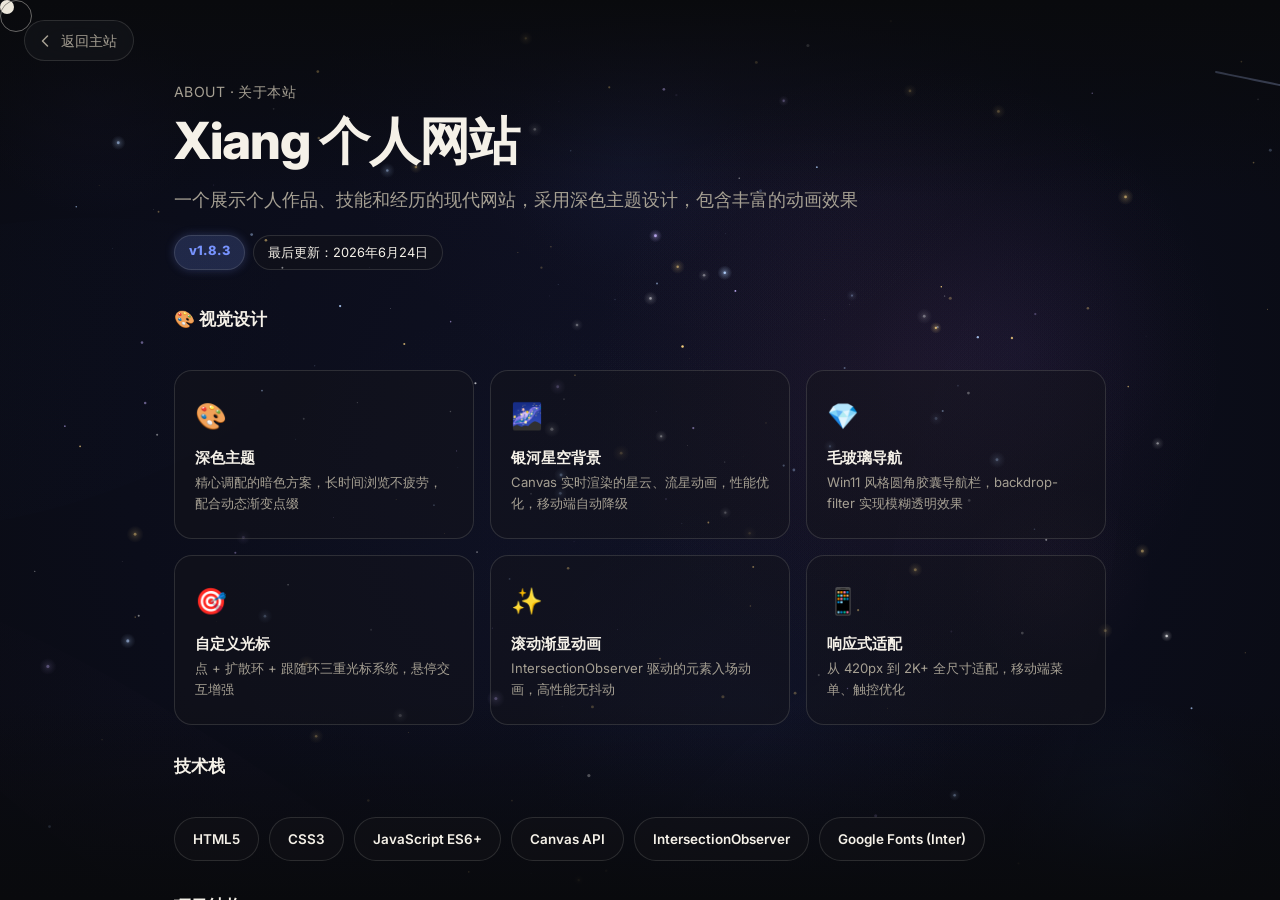
<file: page2/about.html>
<!DOCTYPE html>
<html lang="zh-CN">
<head>
  <meta charset="UTF-8">
  <meta name="viewport" content="width=device-width, initial-scale=1.0">
  <title>关于 | Xiang</title>
  <meta name="description" content="Xiang 个人网站项目介绍、技术栈、文件结构与更新日志。">
  <link rel="icon" type="image/webp" href="../images/head-icon.webp">
  <link rel="preconnect" href="https://fonts.googleapis.com">
  <link rel="preconnect" href="https://fonts.gstatic.com" crossorigin>
  <!-- Google Fonts 非阻塞加载：preload 预载，加载完成后切换为 stylesheet，并提供 noscript 回退 -->
  <link rel="preload" as="style" href="https://fonts.googleapis.com/css2?family=Inter:wght@400;700;800&display=swap" onload="this.rel='stylesheet'">
  <noscript><link rel="stylesheet" href="https://fonts.googleapis.com/css2?family=Inter:wght@400;700;800&display=swap"></noscript>
  <link rel="stylesheet" href="../css/styles.css">
  <link rel="stylesheet" href="../css/project-page.css">
  <!-- 子页面通用样式外链（银河画布定位与内容层级），替代原内联样式块中的对应规则 -->
  <link rel="stylesheet" href="../css/sub-page.css">
  <!-- PWA 清单引用 -->
  <link rel="manifest" href="../manifest.webmanifest">
  <!-- about 页面专属样式（特性卡片、技术标签、文件树、更新日志时间线） -->
  <link rel="stylesheet" href="../css/about-page.css">
</head>
<body>
  <!-- 固定返回主站按钮 — 左上角毛玻璃胶囊 -->
  <a class="pj-back-fixed" href="../index.html" aria-label="返回主站">
    <svg viewBox="0 0 24 24" fill="none" stroke="currentColor" stroke-width="1.8" stroke-linecap="round" stroke-linejoin="round" width="20" height="20"><path d="M15 18l-6-6 6-6"/></svg>
    返回主站
  </a>
  <!-- 滚动进度条 & 自定义光标系统 -->
  <div class="scroll-progress" aria-hidden="true"></div>
  <div class="cursor-dot" aria-hidden="true"></div>
  <div class="cursor-expand" aria-hidden="true"></div>
  <div class="cursor-ring" aria-hidden="true"></div>

  <main>
    <!-- 银河系星空背景画布 -->
    <canvas id="project-galaxy-canvas" aria-hidden="true"></canvas>

    <!-- ==================== 关于页面主体 ==================== -->
    <section class="pj-section">
      <div class="pj-wrap">
        <!-- 面包屑导航 — 返回主站 -->
        <a class="pj-breadcrumb" href="../index.html">
          <svg viewBox="0 0 24 24" fill="none" stroke="currentColor" stroke-width="1.8" stroke-linecap="round" stroke-linejoin="round" width="16" height="16"><path d="M15 18l-6-6 6-6"/></svg>
          返回主站
        </a>

        <!-- 页面标题区域 -->
        <p class="pj-kicker">About · 关于本站</p>
        <h1 class="pj-title">Xiang 个人网站</h1>
        <p class="pj-lead">一个展示个人作品、技能和经历的现代网站，采用深色主题设计，包含丰富的动画效果</p>
        <!-- 版本号、更新日期、作者标签 -->
        <div class="pj-chips">
          <span style="background:rgba(120,148,255,0.2);color:var(--blue);font-weight:800;padding:4px 14px;border-radius:999px;box-shadow:0 0 10px rgba(120,148,255,0.25)">v1.8.3</span>
          <span>最后更新：2026年6月24日</span>
        </div>

        <!-- ==================== 项目特点 ==================== -->
        <div class="pj-body">
          <h3 class="pj-h3">🎨 视觉设计</h3>
        </div>

        <div class="ab-feature-grid">
          <!-- 特性卡片：深色主题 -->
          <div class="ab-feature reveal">
            <span class="ab-feature-icon">🎨</span>
                    <h3>深色主题</h3>
            <p>精心调配的暗色方案，长时间浏览不疲劳，配合动态渐变点缀</p>
          </div>
          <!-- 特性卡片：银河星空背景 -->
          <div class="ab-feature reveal">
            <span class="ab-feature-icon">🌌</span>
                    <h3>银河星空背景</h3>
            <p>Canvas 实时渲染的星云、流星动画，性能优化，移动端自动降级</p>
          </div>
          <!-- 特性卡片：毛玻璃导航 -->
          <div class="ab-feature reveal">
            <span class="ab-feature-icon">💎</span>
                    <h3>毛玻璃导航</h3>
            <p>Win11 风格圆角胶囊导航栏，backdrop-filter 实现模糊透明效果</p>
          </div>
          <!-- 特性卡片：自定义光标 -->
          <div class="ab-feature reveal">
            <span class="ab-feature-icon">🎯</span>
                    <h3>自定义光标</h3>
            <p>点 + 扩散环 + 跟随环三重光标系统，悬停交互增强</p>
          </div>
          <!-- 特性卡片：滚动渐显动画 -->
          <div class="ab-feature reveal">
            <span class="ab-feature-icon">✨</span>
                    <h3>滚动渐显动画</h3>
            <p>IntersectionObserver 驱动的元素入场动画，高性能无抖动</p>
          </div>
          <!-- 特性卡片：响应式适配 -->
          <div class="ab-feature reveal">
            <span class="ab-feature-icon">📱</span>
                    <h3>响应式适配</h3>
            <p>从 420px 到 2K+ 全尺寸适配，移动端菜单、触控优化</p>
          </div>
        </div>

        <!-- ==================== 技术栈 ==================== -->
        <div class="pj-body">
          <h3 class="pj-h3">技术栈</h3>
        </div>

        <!-- 技术标签胶囊列表 -->
        <div class="ab-tech-list">
          <span class="ab-tech">HTML5</span>
          <span class="ab-tech">CSS3</span>
          <span class="ab-tech">JavaScript ES6+</span>
          <span class="ab-tech">Canvas API</span>
          <span class="ab-tech">IntersectionObserver</span>
          <span class="ab-tech">Google Fonts (Inter)</span>
        </div>

        <!-- ==================== 项目结构 ==================== -->
        <div class="pj-body">
          <h3 class="pj-h3">项目结构</h3>
        </div>

        <!-- 文件树展示 -->
        <div class="ab-tree"><span class="dir">xiang/</span>
├── <span class="file">index.html</span>                <span class="comment"># 主页</span>
├── <span class="dir">css/</span>
│   ├── <span class="file">styles.css</span>            <span class="comment"># 主样式表（含所有组件样式）</span>
│   └── <span class="file">project-page.css</span>      <span class="comment"># 项目详情页专用样式</span>
├── <span class="dir">js/</span>
│   ├── <span class="file">main.js</span>                <span class="comment"># 主交互逻辑（加载动画、导航、滚动渐显、光标、评价轮播、技能弹窗）</span>
│   ├── <span class="file">galaxy.js</span>              <span class="comment"># 首页银河系星云背景动画</span>
│   ├── <span class="file">now-stars.js</span>           <span class="comment"># 当前状态区域星空背景</span>
│   ├── <span class="file">skills-smoke.js</span>        <span class="comment"># 技能区域黑金粒子光标效果</span>
│   ├── <span class="file">cam-info.js</span>            <span class="comment"># 摄影作品悬停显示设备信息</span>
│   ├── <span class="file">sub-page.js</span>            <span class="comment"># 二级页面通用逻辑（滚动渐显、光标、进度条）</span>
│   └── <span class="file">project-galaxy.js</span>      <span class="comment"># 二级页面银河系星空背景</span>
├── <span class="dir">page2/</span>
│   ├── <span class="file">about.html</span>             <span class="comment"># 关于页面</span>
│   ├── <span class="file">ai.html</span>                <span class="comment"># AI 前沿科技探索项目页</span>
│   └── <span class="file">project-details.html</span>   <span class="comment"># 项目详情汇总页</span>
└── <span class="dir">images/</span>
    ├── <span class="file">head-icon.webp</span>         <span class="comment"># 网站图标</span>
    ├── <span class="dir">icon/</span>                  <span class="comment"># 技能图标</span>
    ├── <span class="dir">photo/</span>                 <span class="comment"># 摄影作品图片</span>
    └── <span class="dir">project/</span>               <span class="comment"># 项目展示图片</span>
        └── <span class="dir">detail/</span>            <span class="comment"># 项目详情图片</span></div>

        <!-- ==================== 更新日志 ==================== -->
        <div class="pj-body">
          <h3 class="pj-h3">更新日志</h3>
        </div>

        <!-- 更新日志时间线 -->
        <div class="ab-changelog">
          <!-- v1.8.3 — 当前版本 -->
          <div class="ab-version is-current reveal">
            <div class="ab-version-header">
              <h3>v1.8.3</h3>
              <span class="ab-version-tag ab-tag-current">当前版本</span>
            </div>
            <ul>
              <li>修复二级界面段落滚动位置问题（切换段落默认从顶部开始）</li>
              <li>删除无关文件，清理失效引用</li>
              <li>项目二级界面图片增加卡片悬停放大效果</li>
              <li>增加很多多多多的动画效果</li>
            </ul>
          </div>

          <!-- v1.8.2 -->
          <div class="ab-version reveal">
            <div class="ab-version-header">
              <h3>v1.8.2</h3>
            </div>
            <ul>
              <li>优化内容排版</li>
              <li>代码优化</li>
              <li>网站信息页面备案信息移至页面底部</li>
              <li>为全部代码文件添加/优化中文注释</li>
            </ul>
          </div>

          <!-- v1.8.0 -->
          <div class="ab-version reveal">
            <div class="ab-version-header">
              <h3>v1.8.0</h3>
            </div>
            <ul>
              <li>新增网站信息页面：展示项目信息与更新日志</li>
              <li>导航栏新增网站信息入口：一键访问项目详情</li>
              <li>优化项目二级界面信息</li>
            </ul>
          </div>

          <!-- v1.7.5 -->
          <div class="ab-version reveal">
            <div class="ab-version-header">
              <h3>v1.7.5</h3>
            </div>
            <ul>
              <li>图片文件夹分类：重新组织图片文件结构</li>
              <li>images/photo/ 存放摄影作品，images/project/ 存放项目图片</li>
              <li>智能设备识别：摄影作品悬停显示不同 emoji（📱 手机 / 📷 相机 / 🎞️ 胶片）</li>
              <li>路径优化：更新所有图片引用路径</li>
              <li>代码清理：优化文件结构和命名</li>
            </ul>
          </div>

          <!-- v1.7.4 -->
          <div class="ab-version reveal">
            <div class="ab-version-header">
              <h3>v1.7.4</h3>
            </div>
            <ul>
              <li>修复星空背景显示问题</li>
              <li>优化光标效果性能</li>
              <li>更新项目数据文件</li>
              <li>清理项目文件结构</li>
            </ul>
          </div>

          <!-- v1.7.3 -->
          <div class="ab-version reveal">
            <div class="ab-version-header">
              <h3>v1.7.3</h3>
            </div>
            <ul>
              <li>修复二级界面黑屏问题</li>
              <li>评价卡片间隙优化</li>
              <li>评价卡片切换动画加速</li>
            </ul>
          </div>

          <!-- v1.7.2 -->
          <div class="ab-version reveal">
            <div class="ab-version-header">
              <h3>v1.7.2</h3>
            </div>
            <ul>
              <li>新增 AI 评价轮播效果</li>
              <li>优化项目卡片交互</li>
              <li>修复响应式布局问题</li>
            </ul>
          </div>

          <!-- v1.7.1 -->
          <div class="ab-version reveal">
            <div class="ab-version-header">
              <h3>v1.7.1</h3>
            </div>
            <ul>
              <li>新增银河系星空背景</li>
              <li>优化自定义光标效果</li>
              <li>新增技能烟雾效果</li>
            </ul>
          </div>

          <!-- v1.7.0 -->
          <div class="ab-version reveal">
            <div class="ab-version-header">
              <h3>v1.7.0</h3>
            </div>
            <ul>
              <li>Hero 区域替换为 Canvas 星空背景</li>
              <li>导航栏升级为 Win11 风格毛玻璃效果</li>
              <li>项目卡片新增兄弟卡片阴影联动</li>
              <li>评价卡片改为轮播模式</li>
            </ul>
          </div>
        </div>

        <!-- ==================== 许可说明 ==================== -->
        <div class="pj-body">
          <h3 class="pj-h3">许可说明</h3>
          <p>本项目为个人作品展示网站，所有内容和设计均为原创。</p>
        </div>

        <!-- ==================== 备案信息（移至页面底部） ==================== -->
        <div class="pj-body" style="margin-top:40px;">
          <div style="display:flex;flex-wrap:wrap;gap:16px;align-items:center;font-size:0.82rem;color:var(--muted);">
            <a href="https://beian.miit.gov.cn/" target="_blank" rel="noreferrer" style="color:var(--muted);">京ICP备2025125899号-3</a>
            <a href="https://beian.mps.gov.cn/#/query/webSearch" target="_blank" rel="noreferrer" style="color:var(--muted);">京公网安备11010802047684号</a>
          </div>
        </div>
      </div>
    </section>
  </main>
  

  <!-- ===== JavaScript 脚本加载 ===== -->
  <!-- sub-page.js: 二级页面通用逻辑（段落切换、自定义光标、进度条） -->
  <!-- project-galaxy.js: 银河系星空背景动画 -->
  <script src="../js/sub-page.js" defer></script>
  <script src="../js/project-galaxy.js" defer></script>
  <script src="../js/click-spark.js" defer></script>
  <!-- PWA：注册 Service Worker 实现离线缓存与资源预载 -->
  <script>
    if ('serviceWorker' in navigator) {
      window.addEventListener('load', function() {
        navigator.serviceWorker.register('../sw.js').catch(function(e) {
          console.warn('SW 注册失败：', e);
        });
      });
    }
  </script>
</body>
</html>
</file>
<file: css/styles.css>
/* Xiang 个人网站样式表 v1.8.3
         * 深色主题：暗色背景 + 浅色文字 + 毛玻璃效果 + 动态渐变点缀
         *       Canvas 星空背景、自定义光标、滚动渐显、卡片 3D 倾斜、响应式布局 */
        /* ---- CSS 变量定义 ---- */
        /* 这些变量定义了全站使用的颜色和间距，确保样式一致性 */
        :root {
            --bg: #090a0d;
            --paper: #14161b;
            --paper-strong: #1b1e25;
            --ink: #f5f1e8;
            --muted: #a6a093;
            --line: rgba(245, 241, 232, 0.13);
            --blue: #7894ff;
            --red: #ff735d;
            --green: #62c89d;
            --gold: #d7a84f;
            --shadow: 0 28px 86px rgba(0, 0, 0, 0.46);
            --radius: 8px;
            --card-bg: rgba(20, 22, 27, 0.76);
            --hover-bg: rgba(245, 241, 232, 0.1);
            --glass-bg: rgba(20, 22, 27, 0.2);
            --glass-nav: rgba(18, 18, 24, 0.45);
            --glass-blur-nav: blur(48px) saturate(2) brightness(1.08);
            --glass-blur-card: blur(64px) saturate(2) brightness(1.08);
            --glass-blur: blur(20px);
        }

        /* ---- 全局盒模型和基础样式重置 ---- */
        * {
            box-sizing: border-box;
        }

        /* 为所有元素启用 border-box，简化宽高计算 */
        html {
            scroll-behavior: smooth;
        }

        /* ---- 页面根元素基础 ---- */
        /* 深色背景 + 微软雅黑优先 + 平滑滚动过渡 */
        /* 跨浏览器字体栈确保各平台显示一致 */
        body {
            margin: 0;
            color: var(--ink);
            animation: pageIn 0.8s ease;
            cursor: none;
            background: var(--bg);
            font-family: Inter, ui-sans-serif, system-ui, -apple-system, BlinkMacSystemFont, "Segoe UI", "PingFang SC", "Microsoft YaHei", sans-serif;
            line-height: 1.65;
            letter-spacing: 0;
        }

        /* 强制所有可交互元素的光标为自定义样式 */
        a, button, input, textarea, select,
        .button, .nav-links a, .contact-list a,
        .menu-toggle, .work-link, .brand {
            cursor: none;
        }

        /* 手机端菜单打开时禁止页面滚动 */
        body.menu-open {
            overflow: hidden;
        }

        /* 重置链接样式颜色继承父元素 */
        a {
            color: inherit;
            text-decoration: none;
        }

        /* 图片和画布默认块级显示，防止底部间隙 */
        img,
        svg,
        canvas {
            display: block;
            max-width: 100%;
        }

        /* ---- 导航栏 ---- */
        /* 固定在页面顶部，初始状态透明 */
        /* pointer-events: none 使导航栏不阻挡下方内容，子元素单独启用 */
        .site-header {
            position: fixed;
            top: 18px;
            left: 0;
            right: 0;
            z-index: 20;
            pointer-events: none;
            transition: transform 400ms cubic-bezier(.4,0,.2,1);
        }
        .header-hidden {
            transform: translateY(-140%) !important;
        }

        /* 导航栏内部容器 — "胶囊"形状：半透明背景 + 圆角 + 毛玻璃效果 */
        .nav-shell {
            width: min(1120px, calc(100% - 32px));
            margin: 0 auto;
            padding: 9px;
            display: flex;
            align-items: center;
            justify-content: space-between;
            gap: 14px;
            background: rgba(20, 22, 27, 0.4);
            border: none;
            border-radius: 999px;
            box-shadow:
                0 8px 40px rgba(0, 0, 0, 0.25),
                0 1px 0 rgba(255, 255, 255, 0.04) inset;
            -webkit-backdrop-filter: var(--glass-blur-nav);
            backdrop-filter: var(--glass-blur-nav);
            pointer-events: auto;
        }

        /* 左侧品牌标识区域包含 logo + "主站"文字链接 */
        .brand {
            display: inline-flex;
            align-items: center;
            gap: 10px;
            padding: 7px 13px 7px 8px;
            font-weight: 750;
        }

        /* logo 圆形图标：深色底 + 浅色底中圆形里显示 "X" 字母 */
        .brand-mark {
            width: 30px;
            height: 30px;
            display: grid;
            place-items: center;
            color: var(--bg);
            background: var(--ink);
            border-radius: 50%;
            font-size: 0.78rem;
            letter-spacing: 0.02em;
        }

        /* 右侧导航链接水平排列，均匀分布在品牌标识右侧 */
        .nav-links {
            display: flex;
            align-items: center;
            gap: 4px;
        }

        /* 导航链接的基础颜色继承 + 圆角样式 */
        .nav-links a {
            padding: 8px 12px;
            color: var(--muted);
            border-radius: 999px;
            font-size: 0.92rem;
            transition: color 240ms ease, background 240ms ease, transform 240ms ease;
        }

        /* 鼠标悬停/当前活跃链接的高亮颜色 + 微微上移 */
        .nav-links a:hover,
        .nav-links a.is-active {
            color: var(--ink);
            background: var(--hover-bg);
            transform: translateY(-1px);
        }

        /* ---- 手机端汉堡菜单按钮 ---- */
        /* 默认隐藏，小屏时用网格布局居中显示一个圆角按钮 */
        .menu-toggle {
            display: none;
            width: 40px;
            height: 40px;
            place-items: center;
            border: 0;
            border-radius: 50%;
            color: var(--ink);
            background: var(--hover-bg);
            cursor: none;
        }

        /* 按钮图标由一条线段 + 两个伪元素（上下横线）组成 */
        .menu-toggle span,
        .menu-toggle span::before,
        .menu-toggle span::after {
            width: 17px;
            height: 2px;
            display: block;
            position: relative;
            background: currentColor;
            border-radius: 99px;
            transition: transform 240ms ease, opacity 240ms ease;
        }

        .menu-toggle span::before,
        .menu-toggle span::after {
            content: "";
            position: absolute;
            left: 0;
        }

        .menu-toggle span::before {
            top: -6px;
        }

        .menu-toggle span::after {
            top: 6px;
        }

        /* 菜单打开时顶部线段隐藏，两条伪元素旋转成 "X" 形状 */
        .menu-open .menu-toggle span {
            background: transparent;
        }

        .menu-open .menu-toggle span::before {
            transform: translateY(6px) rotate(45deg);
        }

        .menu-open .menu-toggle span::after {
            transform: translateY(-6px) rotate(-45deg);
        }

        /* ---- 主内容区域 ---- */
        /* overflow: hidden 防止子元素溢出产生横向滚动条 */
        /* 初始 opacity:0，加载完成后通过 .main-visible 类触发淡入 */
        main {
            overflow: hidden;
            opacity: 0;
            transition: opacity 0.8s cubic-bezier(0.22, 1, 0.36, 1);
        }
        main.main-visible {
            opacity: 1;
        }

        /* ---- 全局板块通用样式 ---- */
        .section {
            padding: 104px 0;
            position: relative;
            isolation: isolate;
            overflow: hidden;
        }

        /* 每个板块顶部和底部渐变边缘，避免硬切分界线 */
        .section::before {
            content: "";
            position: absolute;
            inset: 0;
            z-index: 0;
            pointer-events: none;
            mask-image: linear-gradient(to bottom, transparent 0%, #000 100px, #000 calc(100% - 100px), transparent 100%);
            -webkit-mask-image: linear-gradient(to bottom, transparent 0%, #000 100px, #000 calc(100% - 100px), transparent 100%);
        }

        .section > .wrap {
            position: relative;
            z-index: 1;
        }

        /* ---- #now 当前状态板块 ---- */
        /* #now 区域内嵌 Canvas 星空背景，由 galaxy.js 控制 */
        /* 图片采用小尺寸模型 + 毛玻璃背景 + 透明度过渡 */
        /* 移动端降级策略：减少粒子数约 35% 的性能损耗 */
        /* 3D 倾斜效果的幅度约为普通卡片的 35%，避免过度晃动 */
        #now {
            background: #090a0d;
            position: relative;
            min-height: 500px;
        }
        #now-canvas {
            position: absolute;
            top: 0;
            left: 0;
            width: 100%;
            height: 100%;
            z-index: 0;
            pointer-events: none;
        }
        #now .wrap {
            position: relative;
            z-index: 1;
        }

        /* ---- #now 板块卡片样式 ---- */
        /* 状态卡片和事实卡片共用毛玻璃背景 + 内阴影高光 */
        #now .status-card,
        #now .fact {
            background: rgba(20, 22, 27, 0.4);
            -webkit-backdrop-filter: blur(20px) saturate(1.5);
            backdrop-filter: blur(20px) saturate(1.5);
            border: none;
            box-shadow:
                inset 0 1px 0 rgba(255, 255, 255, 0.18),
                inset 0 -1px 0 rgba(255, 255, 255, 0.06),
                0 8px 32px rgba(0, 0, 0, 0.3);
        }
        #now .status-card::after,
        #now .fact::after {
            content: "";
            position: absolute;
            inset: 0;
            border-radius: inherit;
            pointer-events: none;
            z-index: 0;
            background:
                linear-gradient(135deg, rgba(255,255,255,0.14) 0%, transparent 50%),
                linear-gradient(315deg, rgba(255,255,255,0.06) 0%, transparent 40%);
        }
        #now .status-card.reveal.is-visible:hover,
        #now .fact.reveal.is-visible:hover {
              border: none;
            box-shadow:
                inset 0 1px 0 rgba(255, 255, 255, 0.22),
                inset 0 -1px 0 rgba(255, 255, 255, 0.08),
                0 12px 40px rgba(0, 0, 0, 0.35);
        }
        #now .status-card,
        #now .fact {
            transform-style: preserve-3d;
        }

        /* ---- #resume 经历时间线板块 ---- */
        #resume {
            background:
                linear-gradient(to bottom, #090a0d, transparent 100px),
                linear-gradient(to top, #090a0d, transparent 100px),
                linear-gradient(180deg, #0c0a08 0%, #0f0d0a 50%, #0c0a08 100%);
            background-position: top, bottom, 0 0;
            background-size: 100% 100px, 100% 100px, auto;
        }
        #resume::before {
            background:
                linear-gradient(90deg, rgba(245, 241, 232, 0.12) 0.5px, transparent 0.5px),
                linear-gradient(0deg, rgba(245, 241, 232, 0.10) 0.5px, transparent 0.5px),
                radial-gradient(circle at 1px 1px, rgba(245, 241, 232, 0.06) 1px, transparent 1px),
                radial-gradient(ellipse at 85% 75%, rgba(120, 148, 255, 0.18) 0%, transparent 60%);
            background-size: 40px 40px, 40px 40px, 40px 40px, auto;
        }
        #resume::after {
            content: "";
            position: absolute;
            inset: 0;
            z-index: 0;
            pointer-events: none;
            background:
                radial-gradient(2.5px 2.5px at 15% 25%, rgba(215, 168, 79, 0.3), transparent),
                radial-gradient(3px 3px at 75% 65%, rgba(215, 168, 79, 0.42), transparent),
                radial-gradient(2px 2px at 45% 80%, rgba(245, 241, 232, 0.32), transparent),
                radial-gradient(2.5px 2.5px at 90% 15%, rgba(215, 168, 79, 0.45), transparent);
            background-size: 300px 260px;
            animation: driftWarm 22s ease-in-out infinite alternate;
        }

        /* ---- #education 教育板块 ---- */
        #education {
            background:
                linear-gradient(to bottom, #090a0d, transparent 100px),
                linear-gradient(to top, #090a0d, transparent 100px),
                linear-gradient(180deg, #080a0e 0%, #0a0c11 50%, #080a0e 100%);
            background-position: top, bottom, 0 0;
            background-size: 100% 100px, 100% 100px, auto;
        }
        #education::before {
            background:
                linear-gradient(90deg, rgba(245, 241, 232, 0.07) 1px, transparent 1px),
                linear-gradient(0deg, rgba(245, 241, 232, 0.07) 1px, transparent 1px),
                radial-gradient(ellipse at 12% 14%, rgba(98, 200, 157, 0.28) 0%, transparent 68%);
            background-size: 48px 48px, 48px 48px, auto;
        }
        #education::after {
            content: "";
            position: absolute;
            inset: 0;
            z-index: 0;
            pointer-events: none;
            background:
                radial-gradient(2px 2px at 15% 40%, rgba(98, 200, 157, 0.28), transparent),
                radial-gradient(3px 3px at 40% 20%, rgba(98, 200, 157, 0.42), transparent),
                radial-gradient(2px 2px at 30% 75%, rgba(245, 241, 232, 0.3), transparent),
                radial-gradient(2.5px 2.5px at 55% 55%, rgba(98, 200, 157, 0.45), transparent);
            background-size: 280px 240px;
            animation: driftCool 20s ease-in-out infinite alternate;
        }

        /* ---- #skills 技能板块 ---- */
        #skills {
            background:
                linear-gradient(to bottom, #090a0d, transparent 100px),
                linear-gradient(to top, #090a0d, transparent 100px),
                linear-gradient(180deg, #0d0b08 0%, #0f0d0a 50%, #0d0b08 100%);
            background-position: top, bottom, 0 0;
            background-size: 100% 100px, 100% 100px, auto;
        }
        #skills::before {
            background: none;
        }
        #skills::after {
            background: none;
        }
        #skills-smoke-canvas {
            position: absolute;
            top: 0;
            left: 0;
            width: 100%;
            height: 100%;
            z-index: 0;
            pointer-events: none;
            will-change: contents;
        }
        #skills,
        #skills * {
            cursor: none;
        }
        .cursor-dot,
        .cursor-expand,
        .cursor-ring {
            transition: opacity 300ms ease;
        }
        body.skills-cursor-hide .cursor-dot,
        body.skills-cursor-hide .cursor-expand,
        body.skills-cursor-hide .cursor-ring {
            opacity: 0 !important;
            transform: scale(0) !important;
        }
        /* ---- #portfolio 作品展示板块 ---- */
        #portfolio {
            background:
                linear-gradient(to bottom, #090a0d, transparent 100px),
                linear-gradient(to top, #090a0d, transparent 100px),
                #050507;
            background-position: top, bottom, 0 0;
            background-size: 100% 100px, 100% 100px, auto;
        }
        #portfolio::before {
            background:
                radial-gradient(ellipse at 50% 0%, rgba(245, 241, 232, 0.05) 0%, transparent 60%),
                radial-gradient(ellipse at 50% 50%, rgba(110, 100, 200, 0.26) 0%, transparent 65%);
        }
        #portfolio::after {
            content: "";
            position: absolute;
            inset: 0;
            z-index: 0;
            pointer-events: none;
            background:
                radial-gradient(2.5px 2.5px at 20% 15%, rgba(130, 120, 220, 0.4), transparent),
                radial-gradient(3px 3px at 55% 45%, rgba(110, 100, 200, 0.35), transparent),
                radial-gradient(2px 2px at 80% 70%, rgba(245, 241, 232, 0.28), transparent),
                radial-gradient(2.5px 2.5px at 40% 90%, rgba(130, 120, 220, 0.32), transparent);
            background-size: 320px 200px;
            animation: driftDim 26s ease-in-out infinite alternate;
        }

        /* ---- #projects 项目板块 ---- */
        #projects {
            background:
                linear-gradient(to bottom, #090a0d, transparent 100px),
                linear-gradient(to top, #090a0d, transparent 100px),
                linear-gradient(180deg, #0b0a08 0%, #0d0c0a 50%, #0b0a08 100%);
            background-position: top, bottom, 0 0;
            background-size: 100% 100px, 100% 100px, auto;
        }
        #projects::before {
            background:
                radial-gradient(circle at 1px 1px, rgba(245, 241, 232, 0.05) 0.8px, transparent 0.8px),
                radial-gradient(ellipse at 10% 16%, rgba(98, 200, 157, 0.28) 0%, transparent 66%);
            background-size: 24px 24px, auto;
        }
        #projects::after {
            content: "";
            position: absolute;
            inset: 0;
            z-index: 0;
            pointer-events: none;
            background:
                radial-gradient(2px 2px at 22% 35%, rgba(98, 200, 157, 0.28), transparent),
                radial-gradient(3px 3px at 68% 55%, rgba(98, 200, 157, 0.4), transparent),
                radial-gradient(2px 2px at 45% 80%, rgba(245, 241, 232, 0.3), transparent),
                radial-gradient(2.5px 2.5px at 88% 25%, rgba(98, 200, 157, 0.44), transparent);
            background-size: 270px 230px;
            animation: driftGreen 19s ease-in-out infinite alternate;
        }

        /* ---- #testimonials 评价板块 ---- */
        #testimonials {
            background:
                linear-gradient(to bottom, #090a0d, transparent 100px),
                linear-gradient(to top, #090a0d, transparent 100px),
                linear-gradient(180deg, #07090d 0%, #090b10 50%, #07090d 100%);
            background-position: top, bottom, 0 0;
            background-size: 100% 100px, 100% 100px, auto;
        }
        #testimonials::before {
            background:
                radial-gradient(ellipse at 50% 30%, rgba(120, 148, 255, 0.12) 0%, transparent 55%);
            background-size: auto;
        }
        #testimonials::after {
            content: "";
            position: absolute;
            inset: 0;
            z-index: 0;
            pointer-events: none;
            background:
                radial-gradient(2px 2px at 30% 25%, rgba(120, 148, 255, 0.28), transparent),
                radial-gradient(1.5px 1.5px at 70% 60%, rgba(120, 148, 255, 0.2), transparent),
                radial-gradient(2.5px 2.5px at 50% 85%, rgba(245, 241, 232, 0.15), transparent),
                radial-gradient(2px 2px at 15% 65%, rgba(120, 148, 255, 0.24), transparent);
            background-size: 250px 270px;
            animation: driftBlue 21s ease-in-out infinite alternate;
        }

        /* ---- #contact 联系板块 ---- */
        #contact {
            background:
                linear-gradient(to bottom, #090a0d, transparent 100px),
                linear-gradient(to top, #090a0d, transparent 100px),
                linear-gradient(180deg, #0a0808 0%, #0d0a09 100%);
            background-position: top, bottom, 0 0;
            background-size: 100% 100px, 100% 100px, auto;
        }
        #contact::before {
            background:
                radial-gradient(circle at 1px 1px, rgba(245, 241, 232, 0.045) 1.5px, transparent 1.5px),
                radial-gradient(ellipse at 85% 75%, rgba(200, 70, 90, 0.28) 0%, transparent 66%);
            background-size: 48px 48px, auto;
        }
        #contact::after {
            content: "";
            position: absolute;
            inset: 0;
            z-index: 0;
            pointer-events: none;
            background:
                radial-gradient(3px 3px at 25% 40%, rgba(200, 70, 90, 0.42), transparent),
                radial-gradient(2.5px 2.5px at 70% 20%, rgba(200, 70, 90, 0.38), transparent),
                radial-gradient(2px 2px at 50% 75%, rgba(245, 241, 232, 0.3), transparent),
                radial-gradient(2.5px 2.5px at 85% 60%, rgba(200, 70, 90, 0.4), transparent);
            background-size: 290px 250px;
            animation: driftRed 23s ease-in-out infinite alternate;
        }

        /* .wrap 容器最大宽度限制为 1120px，水平居中 */
        .wrap {
            width: min(1120px, calc(100% - 40px));
            margin: 0 auto;
        }

        /* ---- Hero 主视觉区域 ---- */
        /* 占位高度与最小高度，保证板块有足够的视觉空间 */
        .hero {
            min-height: 100vh;
            padding: 132px 0 70px;
            display: grid;
            align-items: end;
            position: relative;
            overflow: hidden;
            background: #090a0d;
        }
        .hero #galaxy-canvas {
            position: absolute;
            top: 0;
            left: 0;
            width: 100%;
            height: 100%;
            z-index: 0;
        }
        .hero > .wrap {
            position: relative;
            z-index: 1;
        }

        /* ---- Hero 底部渐变遮罩 ---- */
        /* 底部 34% 高度的渐变，从透明过渡到背景色，使 Hero 与下方板块自然衔接 */
        .hero::after {
            content: "";
            position: absolute;
            inset: auto 0 0;
            height: 34%;
            background: linear-gradient(180deg, transparent, rgba(9, 10, 13, 0.96));
            pointer-events: none;
        }

        /* ---- Hero 网格布局 ---- */
        /* 单列网格，垂直对齐到底部，间距随视口宽度自适应 */
        .hero-grid {
            position: relative;
            z-index: 1;
            display: grid;
            grid-template-columns: 1fr;
            gap: clamp(34px, 5vw, 74px);
            align-items: end;
        }

        /* ---- 排版基础 ---- */
        h1,
        h2,
        h3,
        p {
            margin-top: 0;
        }

        /* Hero 问候语 */
        .hero-greeting {
            margin-bottom: 0;
            color: var(--muted);
            font-size: clamp(1.4rem, 3vw, 2.6rem);
            font-weight: 700;
            line-height: 1.2;
            letter-spacing: 0.02em;
        }

        /* 标题层级样式 */
        h1 {
            max-width: 850px;
            margin-bottom: 28px;
            font-family: 'Roboto Flex', Inter, ui-sans-serif, system-ui, sans-serif;
            font-weight: 700;
            font-size: clamp(5.5rem, 14vw, 14rem);
            line-height: 0.88;
            letter-spacing: -0.02em;
        }

        /* Hero 标题默认隐藏 — 问候语动画结束后通过 .hero-fade-in 淡入显示 */
        .hero h1 {
            opacity: 0;
        }

        /* TextPressure 激活状态 — 问候语动画结束后添加，flex 布局 + gap 控制字符间距 */
        .text-pressure-active {
            display: flex;
            gap: 0.04em;
        }

        /* Hero 标题淡入动画 — 问候语动画结束后触发 */
        .hero-fade-in {
            animation: heroFadeIn 0.8s ease forwards;
        }

        @keyframes heroFadeIn {
            from { opacity: 0; }
            to { opacity: 1; }
        }

        /* 标题层级样式 */
        h2 {
            margin-bottom: 20px;
            font-size: clamp(2.35rem, 5vw, 5.4rem);
            line-height: 0.95;
            letter-spacing: 0;
        }

        /* 标题层级样式 */
        h3 {
            margin-bottom: 10px;
            font-size: clamp(1.25rem, 2vw, 1.75rem);
            line-height: 1.16;
        }

        /* 副标题文本 */
        .lead {
            max-width: 660px;
            color: var(--muted);
            font-size: clamp(1.08rem, 2vw, 1.35rem);
        }

        /* ---- 按钮样式 ---- */
        .hero-actions {
            display: flex;
            flex-wrap: wrap;
            gap: 12px;
            align-items: center;
        }

        /* 主按钮「看作品」实底背景 + 浅色文字 + 悬停阴影 */
        .button {
            min-height: 44px;
            padding: 10px 16px;
            display: inline-flex;
            align-items: center;
            justify-content: center;
            gap: 9px;
            border: 1px solid var(--ink);
            border-radius: 999px;
            color: var(--paper);
            background: var(--ink);
            font-weight: 720;
            transition: transform 240ms ease, box-shadow 240ms ease, background 240ms ease, color 240ms ease;
        }

        .button:hover {
            transform: translateY(-3px);
            box-shadow: 0 10px 30px rgba(0,0,0,0.25);
        }

        /* 次按钮「联系」透明背景 + 继承文字颜色 */
        .button.secondary {
            color: var(--ink);
            background: transparent;
        }

        /* ---- 板块通用标题布局 ---- */
        /* 每个板块左侧小标签「Now」右侧大标题，构成两列网格 */
        .section-head {
            display: grid;
            grid-template-columns: minmax(160px, 0.38fr) minmax(0, 0.62fr);
            gap: clamp(24px, 5vw, 76px);
            align-items: end;
            margin-bottom: 54px;
        }

        /* 板块小标签 — 大写加宽字母间距，灰色调文字 */
        .section-kicker {
            margin: 0;
            color: var(--muted);
            font-size: 0.78rem;
            font-weight: 780;
            letter-spacing: 0.12em;
            text-transform: uppercase;
        }

        /* ---- 关于区域布局 — 未来可选扩展 ---- */
        .about-layout {
            display: grid;
            grid-template-columns: minmax(0, 0.72fr) minmax(280px, 0.28fr);
            gap: 28px;
        }

        /* 个人陈述卡片 — 毛玻璃背景 + 柔和阴影 + 阴影边框 */
        .statement {
            padding: clamp(26px, 5vw, 54px);
            border: 1px solid var(--line);
            border-radius: var(--radius);
            background: var(--glass-bg);
            -webkit-backdrop-filter: var(--glass-blur);
            backdrop-filter: var(--glass-blur);
            box-shadow: 0 10px 30px rgba(0,0,0,0.25);
            transition: transform 300ms ease, box-shadow 300ms ease, border-color 300ms ease;
        }

        .statement:hover {
            border-color: rgba(245, 241, 232, 0.25);
            box-shadow: 0 10px 30px rgba(0,0,0,0.25);
        }

        .statement p:last-child {
            margin-bottom: 0;
        }

        /* 悬停时斜角渐变高光增加质感 */
        .fact-list {
            display: grid;
            gap: 12px;
        }

        /* 技能列表 — 横向滚动条样式 */
        .fact {
            position: relative;
            overflow: hidden;
            padding: 20px;
            border: 1px solid var(--line);
            border-radius: var(--radius);
            background: var(--glass-bg);
            -webkit-backdrop-filter: var(--glass-blur);
            backdrop-filter: var(--glass-blur);
            transition: transform 300ms ease, box-shadow 300ms ease, border-color 300ms ease;
        }

        .fact:hover {
              border: none;
            box-shadow: 0 10px 30px rgba(0,0,0,0.25);
        }

        .fact span {
            display: block;
            margin-bottom: 6px;
            color: var(--muted);
            font-size: 0.78rem;
            font-weight: 780;
            letter-spacing: 0.1em;
            text-transform: uppercase;
        }


        /* ---- 当前状态板块的卡片样式 ---- */
        .status-grid,
        .project-grid {
            display: grid;
            gap: 14px;
        }

        .status-grid {
            grid-template-columns: 1.15fr 0.85fr;
            align-items: stretch;
        }

        /* 状态卡片 — 目标方向毛玻璃背景 + 边框微光 */
        .status-card,
        .project-card {
            position: relative;
            overflow: hidden;
            border: 1px solid var(--line);
            border-radius: var(--radius);
            background: var(--glass-bg);
            -webkit-backdrop-filter: var(--glass-blur);
            backdrop-filter: var(--glass-blur);
            box-shadow: 0 20px 60px rgba(0, 0, 0, 0.22);
        }

        /* 状态卡片文字 — 显示当前专注的学校、专业等 */
        .status-card {
            min-height: 340px;
            padding: clamp(24px, 4vw, 46px);
            display: grid;
            align-content: space-between;
            transition: transform 300ms ease, box-shadow 300ms ease, border-color 300ms ease;
        }

        .status-card:hover {
            border-color: rgba(245, 241, 232, 0.25);
            box-shadow: 0 10px 30px rgba(0,0,0,0.25);
        }

        /* 图片较小的焦点式 — 用于突出学校或专业 */
        .status-card::before,
        .project-card::before {
            content: "";
            position: absolute;
            inset: 0;
            background: linear-gradient(to bottom, rgba(0,0,0,0.45) 0%, rgba(0,0,0,0.05) 30%, rgba(0,0,0,0.05) 70%, rgba(0,0,0,0.5) 100%);
            z-index: -2;
            pointer-events: none;
        }

        /* 项目卡片图片 — 16:9 比例，悬停时轻微放大 */
        .project-img {
            position: relative;
            inset: auto;
            z-index: 1;
            width: 100%;
            height: auto;
            aspect-ratio: 16 / 9;
            object-fit: cover;
            object-position: center;
            transition: transform 520ms ease;
        }

        .project-card:hover .project-img {
            transform: scale(1.05);
        }

        /* 项目卡片遮罩 — 悬停时通过 .dim 类触发径向暗化 */
        .project-card::after {
            content: "";
            position: absolute;
            inset: 0;
            background: radial-gradient(ellipse at center, rgba(0, 0, 0, 0.35) 0%, rgba(0, 0, 0, 0.85) 100%);
            z-index: 2;
            pointer-events: none;
            transition: opacity 520ms ease;
            opacity: 0;
        }

        .project-card.dim::after {
            opacity: 1;
        }

        .status-card > *,
        .project-card > * {
            position: relative;
            z-index: 1;
        }

        .status-card strong {
            display: block;
            max-width: 760px;
            font-size: clamp(2rem, 5vw, 4.8rem);
            line-height: 0.98;
            letter-spacing: 0;
        }

        .status-card p,
        .project-card p {
            color: var(--muted);
        }

        /* 悬停小卡片 — 学校和专业信息 */
        .status-mini {
            display: grid;
            grid-template-columns: repeat(2, minmax(0, 1fr));
            gap: 14px;
        }

        .status-mini .fact {
            min-height: 163px;
            display: grid;
            align-content: space-between;
        }

        /* ---- 项目卡片网格（#projects 板块） ---- */
        /* 4 列网格 + 3D 透视，卡片带旋转倾斜效果 */
        .project-grid {
            display: grid;
            grid-template-columns: repeat(4, 1fr);
            gap: 0;
            perspective: 1000px;
        }

        /* 项目卡片 — 渐变背景 + 多层阴影 + 3D 倾斜过渡 */
        .project-card {
            min-height: 160px;
            padding: 0;
            display: grid;
            grid-template-rows: auto 1fr;
            align-content: stretch;
            gap: 0;
            margin: 0 -4.5%;
            background:
                linear-gradient(180deg, rgba(255, 255, 255, 0.07), rgba(255, 255, 255, 0.025)),
                rgba(20, 22, 27, 0.64);
            transition: transform 450ms cubic-bezier(.25, .46, .45, .94), 
                        border-color 450ms cubic-bezier(.25, .46, .45, .94), 
                        box-shadow 450ms cubic-bezier(.25, .46, .45, .94),
                        mask-image 450ms cubic-bezier(.25, .46, .45, .94),
                        -webkit-mask-image 450ms cubic-bezier(.25, .46, .45, .94),
                        z-index 0ms;
            box-shadow: 
                0 0 6px rgba(170, 195, 175, 0.12),
                0 4px 20px rgba(0, 0, 0, 0.4),
                0 8px 40px rgba(0, 0, 0, 0.3),
                8px 0 30px rgba(0, 0, 0, 0.5),
                15px 0 60px rgba(0, 0, 0, 0.35),
                0 0 0 1px rgba(170, 195, 175, 0.15);
            overflow: hidden;
        }

        /* 项目卡片层级 — 前 4 张和后 4 张对称分布，营造堆叠效果 */
        .project-card:nth-child(1) { z-index: 4; }
        .project-card:nth-child(2) { z-index: 3; }
        .project-card:nth-child(3) { z-index: 2; }
        .project-card:nth-child(4) { z-index: 1; }
        .project-card:nth-child(5) { z-index: 4; }
        .project-card:nth-child(6) { z-index: 3; }
        .project-card:nth-child(7) { z-index: 2; }
        .project-card:nth-child(8) { z-index: 1; }

        /* 逐级透明度 — 第一个可见，最后一个半透明 */

        .project-card::before {
            z-index: 0;
            background:
                linear-gradient(180deg, transparent 0 42%, rgba(9, 10, 13, 0.44) 43% 100%),
                linear-gradient(135deg, rgba(170, 195, 175, 0.15), transparent 35%),
                radial-gradient(ellipse at 20% 20%, rgba(98, 200, 157, 0.08), transparent 60%);
        }

        /* ---- 项目卡片渐显动画（#projects 板块） ---- */
        /* 卡片进入视口时从下方上移 + 透明度过渡 */
        .project-card.reveal.is-visible {
            transform: translateY(0) rotateY(-12deg);
            transform-origin: center center;
        }

        /* 第 5 张及以后的卡片向右倾斜，形成对称效果 */
        .project-card:nth-child(n+5).reveal.is-visible {
            transform: translateY(0) rotateY(12deg);
        }
        /* 项目卡片悬停 — 提升层级 + 放大 + 多层绿色光晕阴影 */
        .project-card:hover {
            z-index: 10;
            transform: translateY(-10px) rotateY(0deg) scale(1.04);
            border-color: rgba(170, 195, 175, 0.55);
            box-shadow:
                0 0 8px rgba(170, 195, 175, 0.6),
                0 0 20px rgba(170, 195, 175, 0.5),
                0 0 40px rgba(170, 195, 175, 0.4),
                0 0 70px rgba(170, 195, 175, 0.28),
                0 0 110px rgba(170, 195, 175, 0.18),
                0 0 160px rgba(170, 195, 175, 0.10),
                0 0 220px rgba(98, 200, 157, 0.06),
                0 14px 52px rgba(0, 0, 0, 0.5),
                0 28px 90px rgba(0, 0, 0, 0.38),
                14px 0 56px rgba(0, 0, 0, 0.58),
                28px 0 110px rgba(0, 0, 0, 0.42);
        }

        /* 项目卡片标签 — 底部对齐的圆角胶囊 */
        .project-card .tag {
            margin-top: auto;
            width: fit-content;
            padding: 5px 18px;
            color: var(--ink);
            background: var(--accent);
            border-radius: 999px;
            font-size: 0.76rem;
            font-weight: 800;
            align-self: end;
        }

        .project-card > div {
            align-self: stretch;
            min-height: 0;
            padding: 18px;
            display: flex;
            flex-direction: column;
            gap: 10px;
        }

        .project-card h3 {
            margin-bottom: 0;
            font-size: clamp(1.02rem, 1.35vw, 1.28rem);
            line-height: 1.24;
        }

        .project-card p {
            margin-bottom: 0;
            max-width: none;
            line-height: 1.52;
            overflow-wrap: anywhere;
        }

        /* ---- 时间线样式（#resume 经历板块） ---- */
        .timeline {
            display: grid;
            gap: 14px;
        }

        /* 时间线单项 — 左侧日期 + 右侧内容，毛玻璃卡片 */
        .timeline-item {
            padding: 24px;
            display: grid;
            grid-template-columns: 180px minmax(0, 1fr);
            gap: 28px;
            position: relative;
            overflow: hidden;
            border: none;
            border-radius: var(--radius);
            background: rgba(18, 18, 24, 0.45);
            -webkit-backdrop-filter: var(--glass-blur-nav);
            backdrop-filter: var(--glass-blur-nav);
            box-shadow:
                inset 0 1px 0 rgba(255, 255, 255, 0.18),
                inset 0 -1px 0 rgba(255, 255, 255, 0.06),
                0 18px 54px rgba(0, 0, 0, 0.24);
            transition: transform 300ms ease, box-shadow 300ms ease;
        }

        .timeline-item::before {
            content: "";
            position: absolute;
            inset: 0;
            z-index: 0;
            background:
                linear-gradient(120deg, rgba(255, 255, 255, 0.16), transparent 34%),
                radial-gradient(circle at 12% 18%, rgba(120, 148, 255, 0.12), transparent 34%);
            pointer-events: none;
        }

        .timeline-item > * {
            position: relative;
            z-index: 2;
        }

        /* 时间线单项悬停 — 增强内阴影高光 */
        .timeline-item:hover {
            box-shadow:
                inset 0 1px 0 rgba(255, 255, 255, 0.22),
                inset 0 -1px 0 rgba(255, 255, 255, 0.08),
                0 10px 30px rgba(0,0,0,0.25);
        }

        /* 时间线日期文本 — 灰色调小字号 */
        .date {
            color: var(--muted);
            font-size: 0.88rem;
            font-weight: 720;
        }

        /* 时间线角色标签 — 绿色大写强调 */
        .role {
            margin-bottom: 10px;
            color: var(--green);
            font-size: 0.88rem;
            font-weight: 760;
            text-transform: uppercase;
        }

        .timeline-item p {
            margin-bottom: 0;
            color: var(--muted);
        }

        /* ---- 技能网格（#skills 板块） ---- */
        /* 7 列网格布局，每个技能卡片最小宽度 92px */
        .skills-grid {
            display: grid;
            grid-template-columns: repeat(7, minmax(92px, 1fr));
            gap: 10px;
        }

        /* 技能卡片 — 毛玻璃背景 + 悬停提升层级 */
        .skill {
            min-height: 136px;
            position: relative;
            overflow: visible;
            border: 1px solid var(--line);
            border-radius: var(--radius);
            background: var(--glass-bg);
            -webkit-backdrop-filter: var(--glass-blur);
            backdrop-filter: var(--glass-blur);
        }
        .skill:hover { z-index: 3; }
        .skill-content {
            position: relative;
            z-index: 1;
            width: 100%;
            height: 100%;
            padding: 14px;
            display: grid;
            align-content: end;
            overflow: hidden;
            border-radius: inherit;
        }

        /* 技能卡片底部填充条 — 根据 --level 变量显示技能等级 */
        .skill-content::before {
            content: "";
            position: absolute;
            left: 0;
            right: 0;
            bottom: 0;
            height: var(--level);
            background: linear-gradient(180deg, var(--skill-color, rgba(200, 175, 55, var(--glow-low, 0.12))), var(--skill-color-top, rgba(200, 175, 55, var(--glow-high, 0.38))));
            transform: scaleY(0);
            transform-origin: bottom;
            transition: transform 950ms cubic-bezier(.2, .8, .2, 1);
        }

        .skill-content.is-visible::before {
            transform: scaleY(1);
        }

        .skill strong,
        .skill span {
            position: relative;
            z-index: 1;
        }

        .skill span {
            color: var(--muted);
            font-size: 0.8rem;
        }
        /* ---- 技能卡片图标弹出层 ---- */
        /* 固定定位的图标容器，通过 JS 移动到悬停的技能卡片上方 */
        .skill-icons {
            position: fixed;
            left: -9999px;
            top: -9999px;
            display: flex;
            justify-content: flex-start;
            gap: 10px;
            pointer-events: none;
            z-index: 2147483647;
            transform: translate(0, 0);
            transition: transform 520ms cubic-bezier(0.22, 1.0, 0.36, 1.0);
        }
        .skill-icon {
            width: 44px;
            height: 44px;
            border-radius: 10px;
            object-fit: contain;
            opacity: 0;
            transform: scale(0);
            transform-origin: center bottom;
            transition:
                opacity 320ms cubic-bezier(0.34, 1.56, 0.64, 1),
                transform 480ms cubic-bezier(0.22, 1.0, 0.36, 1.0);
        }
        .skill-icon.pop-in {
            opacity: 1;
            transform: scale(1);
        }
        /* ---- 摄影作品网格（#portfolio 板块） ---- */
        /* 4 列网格布局，展示摄影作品卡片 */
        .work-grid {
            display: grid;
            grid-template-columns: repeat(4, minmax(0, 1fr));
            gap: 14px;
        }

        /* 摄影作品卡片 — 背景图 + 毛玻璃 + 悬停蓝色光晕 */
        .work {
            min-height: 330px;
            padding: 18px;
            display: grid;
            align-content: space-between;
            overflow: hidden;
            position: relative;
            border: 1px solid var(--line);
            border-radius: var(--radius);
            color: var(--ink);
            background: var(--glass-bg);
            -webkit-backdrop-filter: var(--glass-blur);
            backdrop-filter: var(--glass-blur);
            isolation: isolate;
            transition: transform 300ms ease, box-shadow 300ms ease, border-color 300ms ease;
        }

        /* 作品卡片渐变遮罩 — 顶部和底部加深，突出文字可读性 */
        .work::before {
            content: "";
            position: absolute;
            inset: 0;
            z-index: -2;
            background:
                linear-gradient(to bottom, rgba(0,0,0,0.5) 0%, rgba(0,0,0,0.18) 18%, transparent 34%, transparent 66%, rgba(0,0,0,0.18) 82%, rgba(0,0,0,0.56) 100%),
                radial-gradient(ellipse at top, rgba(255,255,255,0.08), transparent 36%),
                radial-gradient(ellipse at bottom, rgba(0,0,0,0.24), transparent 38%);
            transform: scale(1.04);
            transition: transform 520ms ease;
        }

        /* 作品背景图 — 悬停时轻微放大 */
        .work-img {
            position: absolute;
            inset: 0;
            z-index: -3;
            width: 100%;
            height: 100%;
            object-fit: cover;
            object-position: center;
            transition: transform 520ms ease;
        }

        .work:hover .work-img {
            transform: scale(1.05);
        }

        /* 作品卡片 GlareHover 光晕扫过层 — 移植自 React Bits GlareHover 组件 */
        /* 悬停时一道斜向白色光带从左上扫向右下，增强卡片质感；置于图片之上、文字之下以保持可读性 */
        .work::after {
            content: "";
            position: absolute;
            inset: 0;
            z-index: -1;
            pointer-events: none;
            background: linear-gradient(
                -30deg,
                hsla(0, 0%, 0%, 0) 60%,
                rgba(255, 255, 255, 0.3) 70%,
                hsla(0, 0%, 0%, 0),
                hsla(0, 0%, 0%, 0) 100%
            );
            background-size:
                275% 275%,
                100% 100%;
            background-repeat: no-repeat;
            background-position:
                -100% -100%,
                0 0;
            transition: background-position 550ms ease;
        }

        /* 悬停时光带移动到对角，形成扫过动画 */
        .work:hover::after {
            background-position:
                100% 100%,
                0 0;
        }


        .work > * {
            pointer-events: none;
        }
        .work > div {
            text-shadow: 0 2px 12px rgba(0, 0, 0, 0.68), 0 1px 2px rgba(0, 0, 0, 0.64);
        }

        .work > div:first-of-type,
        .work > div:last-of-type {
            filter: drop-shadow(0 6px 14px rgba(0, 0, 0, 0.34));
        }

        /* 作品卡片悬停 — 基础阴影效果 */
        .work:hover {
            box-shadow: 0 10px 30px rgba(0,0,0,0.25);
        }

        .work:hover::before {
            transform: scale(1);
        }

        /* 作品卡片渐显完成状态 */
        .work.reveal.is-visible {
            transform: translateY(0);
            transform-origin: center center;
        }

        /* 作品卡片悬停 — 蓝色光晕 + 上移 + 多层阴影 */
        .work:hover {
            z-index: 2;
            transform: translateY(-4px);
            box-shadow:
                0 0 12px rgba(120, 148, 255, 0.35),
                0 0 28px rgba(120, 148, 255, 0.28),
                0 0 50px rgba(120, 148, 255, 0.20),
                0 0 80px rgba(120, 148, 255, 0.12),
                0 0 120px rgba(120, 148, 255, 0.06),
                0 10px 30px rgba(0,0,0,0.25);
        }

        .work time,
        .work .place {
            color: rgba(255, 253, 248, 0.72);
            font-size: 0.86rem;
            font-weight: 720;
        }

        .work p {
            color: rgba(255, 253, 248, 0.76);
        }

        /* ---- Antigravity 反重力粒子环背景（#testimonials 板块） ---- */
        /* 绝对定位覆盖整个 section，视觉上位于评价卡片下方 */
        .antigravity-stage {
            position: absolute;
            inset: 0;
            z-index: 0;
            pointer-events: none;
        }
        .antigravity-stage canvas {
            display: block;
            width: 100% !important;
            height: 100% !important;
        }

        /* ---- 评价轮播条（#testimonials 板块） ---- */
        /* 多对评价卡片水平排列，通过 JS 控制切换 */
        .quote-strip {
            position: relative;
            padding-bottom: 40px;
        }
        .quote-strip .quote-pair {
            display: flex;
            gap: 14px;
            width: 100%;
            position: absolute;
            top: 0;
            left: 0;
            right: 0;
            transition: transform 380ms cubic-bezier(0.34, 1.56, 0.64, 1), opacity 320ms ease;
        }
        .quote-strip .quote-pair.pair-active {
            transform: scale(1) !important;
            opacity: 1 !important;
        }
        .quote-strip .quote-pair.pair-active .quote {
            opacity: 1 !important;
            transform: none !important;
        }
        .quote-strip .quote-pair.pair-hidden-left {
            transform: scale(0.88) translateX(-40px) !important;
            opacity: 0 !important;
            pointer-events: none;
        }
        .quote-strip .quote-pair.pair-hidden-right {
            transform: scale(0.88) translateX(40px) !important;
            opacity: 0 !important;
            pointer-events: none;
        }
        .quote-strip .quote {
            flex: 1 1 0;
            min-width: 0;
        }
        .quote-dots {
            position: absolute;
            bottom: 8px;
            left: 50%;
            transform: translateX(-50%);
            display: flex;
            gap: 12px;
            z-index: 5;
        }
        .quote-dot {
            width: 8px;
            height: 8px;
            border-radius: 50%;
            background: rgba(245, 241, 232, 0.2);
            border: none;
            padding: 0;
            cursor: pointer;
            transition: background 300ms ease, transform 300ms ease;
        }
        .quote-dot.dot-active {
            background: rgba(245, 241, 232, 0.85);
            transform: scale(1.3);
        }
        .quote-dot:hover {
            background: rgba(245, 241, 232, 0.5);
        }

        /* 评价卡片 — 毛玻璃背景 + 悬停边框高亮 */
        .quote {
            position: relative;
            overflow: hidden;
            padding: clamp(24px, 4vw, 38px);
            border: 1px solid var(--line);
            border-radius: var(--radius);
            background: var(--glass-bg);
            -webkit-backdrop-filter: var(--glass-blur);
            backdrop-filter: var(--glass-blur);
            box-shadow: 0 18px 54px rgba(0, 0, 0, 0.2);
            transition: transform 300ms ease, box-shadow 300ms ease, border-color 300ms ease;
        }

        .quote:hover {
            border-color: rgba(245, 241, 232, 0.25);
            box-shadow: 0 10px 30px rgba(0,0,0,0.25);
        }

        .quote p {
            color: var(--muted);
        }

        .quote footer {
            margin-top: 24px;
            color: var(--ink);
            font-weight: 760;
        }

        .quote footer span {
            display: block;
            color: var(--muted);
            font-weight: 520;
        }

        /* ---- 联系区域样式 ---- */
        /* ASCII 文字效果容器 + 下方社交链接 */
        .contact-band {
            display: grid;
            grid-template-columns: minmax(0, 0.9fr) minmax(280px, 0.38fr);
            gap: 28px;
            align-items: end;
        }

        /* ASCII 效果容器：承载 Three.js 渲染的 ASCII 文字
         * 高度随文字放大而增大，容纳 hello/world 两行 */
        .contact-ascii {
            position: relative;
            width: 100%;
            height: clamp(13rem, 34vw, 27rem);
            min-height: 220px;
            overflow: hidden;
        }

        /* ASCII 容器内的 <pre> 字符层：渐变彩色文字 + 差值混合 */
        .contact-ascii pre {
            margin: 0;
            user-select: none;
            padding: 0;
            line-height: 1em;
            text-align: left;
            position: absolute;
            left: 0;
            top: 0;
            background-image: radial-gradient(circle, #ff6188 0%, #fc9867 50%, #ffd866 100%);
            background-attachment: fixed;
            -webkit-text-fill-color: transparent;
            -webkit-background-clip: text;
            background-clip: text;
            z-index: 9;
            mix-blend-mode: difference;
        }

        /* ASCII 容器内的采样画布：像素化渲染保证字符清晰 */
        .contact-ascii canvas {
            position: absolute;
            left: 0;
            top: 0;
            width: 100%;
            height: 100%;
            image-rendering: optimizeSpeed;
            image-rendering: -moz-crisp-edges;
            image-rendering: -o-crisp-edges;
            image-rendering: -webkit-optimize-contrast;
            image-rendering: optimize-contrast;
            image-rendering: crisp-edges;
            image-rendering: pixelated;
        }

        /* 社交链接列表样式 */
        .contact-list {
            display: grid;
            gap: 10px;
        }

        /* 社交链接 — 悬停时光标下移 + 左侧边框高亮 + 阴影 */
        .contact-list a {
            padding: 16px 0;
            display: flex;
            justify-content: space-between;
            gap: 20px;
            border-bottom: 1px solid var(--line);
            color: var(--muted);
            transition: color 220ms ease, padding-left 220ms ease;
        }

        .contact-list a:hover {
            padding-left: 10px;
            color: var(--ink);
        }

        /* ---- 页脚 ---- */
        /* 评价来源 + 模型名称标注 */
        .footer {
            padding: 28px 0;
            color: var(--muted);
            font-size: 0.85rem;
            border-top: 1px solid var(--line);
            position: relative;
            overflow: hidden;
            background:
                linear-gradient(to bottom, #090a0d, transparent 60px),
                linear-gradient(180deg, #08070a 0%, #0a090c 100%);
            background-position: top, 0 0;
            background-size: 100% 60px, auto;
        }

        .footer::before {
            content: "";
            position: absolute;
            inset: 0;
            z-index: 0;
            pointer-events: none;
            mask-image: linear-gradient(to bottom, transparent 0%, #000 60px);
            -webkit-mask-image: linear-gradient(to bottom, transparent 0%, #000 60px);
            background:
                radial-gradient(circle at 1px 1px, rgba(245, 241, 232, 0.035) 1px, transparent 1px),
                radial-gradient(ellipse at 50% 50%, rgba(120, 148, 255, 0.06) 0%, transparent 60%);
            background-size: 40px 40px, auto;
        }

        .footer::after {
            content: "";
            position: absolute;
            inset: 0;
            z-index: 0;
            pointer-events: none;
            mask-image: linear-gradient(to bottom, transparent 0%, #000 60px);
            -webkit-mask-image: linear-gradient(to bottom, transparent 0%, #000 60px);
            background:
                radial-gradient(1.5px 1.5px at 30% 50%, rgba(120, 148, 255, 0.2), transparent),
                radial-gradient(1px 1px at 70% 40%, rgba(245, 241, 232, 0.12), transparent),
                radial-gradient(1.5px 1.5px at 50% 70%, rgba(120, 148, 255, 0.16), transparent);
            background-size: 200px 60px;
            animation: driftDim 28s ease-in-out infinite alternate;
        }

        .footer .wrap {
            position: relative;
            z-index: 1;
            display: flex;
            flex-wrap: wrap;
            justify-content: space-between;
            gap: 12px;
        }

        .footer a {
            text-decoration: underline;
            text-underline-offset: 4px;
        }

        /* ---- 滚动渐显动画 ---- */
        /* 元素初始状态为透明 + 下移 26px，进入视口后通过 .is-visible 类触发上移淡入 */
        .reveal {
            opacity: 0;
            transform: translateY(26px);
            transition: opacity 760ms ease, transform 760ms cubic-bezier(.2, .8, .2, 1);
        }

        /* 渐显激活状态 — 由 IntersectionObserver 添加 */
        .reveal.is-visible {
            opacity: 1;
            transform: translateY(0);
        }

        /* ---- 页面入场动画 ---- */
        @keyframes pageIn {
            from { opacity: 0; }
            to { opacity: 1; }
        }

        /* ---- 滚动进度条 ---- */
        /* 固定在页面顶部的进度条，宽度随滚动位置变化 */
        .scroll-progress {
            position: fixed;
            top: 0;
            left: 0;
            height: 3px;
            background: linear-gradient(90deg, var(--blue), var(--red));
            z-index: 999;
            transition: width 80ms linear;
            pointer-events: none;
        }

        /* ---- 自定义光标系统 ---- */
        /* 三层光标：圆点(dot) + 扩展圆(expand) + 外环(ring)，通过 JS 控制状态切换 */
        .cursor-dot {
            width: 14px;
            height: 14px;
            border-radius: 50%;
            background: var(--ink);
            position: fixed;
            pointer-events: none;
            z-index: 10000;
            transition: transform 200ms cubic-bezier(.2,.8,.2,1), width 200ms ease, height 200ms ease;
            mix-blend-mode: difference;
        }

        .cursor-dot.hover {
            opacity: 0;
        }

        .cursor-expand {
            position: fixed;
            width: 108px;
            height: 108px;
            border-radius: 50%;
            background: var(--ink);
            pointer-events: none;
            z-index: 9998;
            opacity: 0;
            transform: translate(-50%, -50%) scale(0);
            transition: transform 0.35s cubic-bezier(.2,.8,.2,1), opacity 0.35s ease;
            mix-blend-mode: difference;
        }

        .cursor-expand.hover {
            opacity: 1;
            transform: translate(-50%, -50%) scale(1);
        }

        .cursor-ring {
            width: 32px;
            height: 32px;
            border: 1.5px solid rgba(245, 241, 232, 0.4);
            border-radius: 50%;
            position: fixed;
            pointer-events: none;
            z-index: 9999;
            transition: width 300ms ease, height 300ms ease, border-color 300ms ease, margin-left 300ms ease, margin-top 300ms ease;
        }

        .cursor-ring.hover {
            width: 56px;
            height: 56px;
            margin-left: -12px;
            margin-top: -12px;
            border-color: rgba(245, 241, 232, 0.15);
        }

        /* ---- Hero 标题字符 span（供 TextPressure 逐字测量与变形）----
           打字机动画已移除，字符默认可见，仅保留 inline-block 供可变字体变形 */
        .hero-char {
            display: inline-block;
        }

        /* ---- Hero 问候语模糊渐显动画（BlurText 效果，direction=top）----
           移植自 React Bits BlurText 组件（JS+CSS 变体），适配为原生 CSS 关键帧。
           动画三阶段对应组件的 from / to[0] / to[1] 快照：
             起始：blur(10px) opacity 0 translateY(-50px)  —— 从上方模糊淡入
             中间：blur(5px)  opacity 0.5 translateY(5px)   —— 模糊收窄、半透、微过冲
             结束：blur(0px)  opacity 1   translateY(0)     —— 清晰定格
           times=[0,0.5,1]，totalDuration=0.7s，easing=linear（组件默认 t=>t） */
        .hero-greeting-word {
            display: inline-block;
            opacity: 0;
            will-change: transform, filter, opacity;
            animation: blurTextIn 0.7s linear forwards;
        }

        @keyframes blurTextIn {
            0%   { filter: blur(10px); opacity: 0;   transform: translateY(-50px); }
            50%  { filter: blur(5px);  opacity: 0.5; transform: translateY(5px); }
            100% { filter: blur(0px);  opacity: 1;   transform: translateY(0); }
        }

        /* ---- 联系板块标题渐变流动动画 ---- */
        @keyframes gradientFlow {
            0%, 100% { background-position: 0% 50%; }
            50% { background-position: 100% 50%; }
        }


        /* ---- 时间线光标透镜效果 ---- */
        /* 悬停时间线项时显示的放大镜效果，使用 mix-blend-mode 反色显示 */
        .timeline-cursor-lens {
            position: absolute;
            left: 50%;
            top: 50%;
            width: 108px;
            height: 108px;
            border-radius: 50%;
            background: var(--ink);
            pointer-events: none;
            opacity: 0;
            z-index: 3;
            transform: translate(-50%, -50%) scale(0) translateZ(26px);
            mix-blend-mode: difference;
            transition: opacity 0.35s cubic-bezier(.2,.8,.2,1), transform 0.35s cubic-bezier(.2,.8,.2,1);
        }

        .timeline-item.is-lens-active .timeline-cursor-lens,
        #now .status-card.is-lens-active .timeline-cursor-lens,
        #now .fact.is-lens-active .timeline-cursor-lens {
            opacity: 1;
            transform: translate(-50%, -50%) scale(1) translateZ(26px);
        }

        /* 光标透镜激活时隐藏默认光标 */
        body.lens-active .cursor-dot,
        body.lens-active .cursor-ring,
        body.lens-active .cursor-expand {
            opacity: 0 !important;
            transform: scale(0) !important;
        }

        /* ---- 时间线样式 ---- */
        .timeline .timeline-item.reveal,
        #education .timeline-item.reveal {
            opacity: 0;
            transform: translateY(60px) scale(0.92);
            transition:
                opacity 900ms cubic-bezier(.22, 1, .36, 1),
                transform 900ms cubic-bezier(.22, 1, .36, 1);
        }

        .timeline .timeline-item.reveal.is-visible,
        #education .timeline-item.reveal.is-visible {
            opacity: 1;
            transform: translateY(0) scale(1);
        }

        /* ---- 当前状态板块卡片 ---- */
        #now .status-card.reveal,
        #now .fact.reveal {
            opacity: 0;
            transform: scale(0.5);
            transition:
                opacity 1350ms cubic-bezier(.175, .885, .32, 1.275),
                transform 1350ms cubic-bezier(.175, .885, .32, 1.275);
        }

        #now .status-card.reveal.is-visible,
        #now .fact.reveal.is-visible {
            opacity: 1;
            transform: scale(1);
        }

        .statement,
        .fact,
        .status-card,
        .project-card,
        .timeline-item,
        .skill,
        .work,
        .quote {
            transform-style: preserve-3d;
        }

        /* ---- 按钮悬停涟漪效果 ---- */
        /* 按钮定位为相对 + 溢出隐藏，为涟漪动画提供容器 */
        .button {
            position: relative;
            overflow: hidden;
        }

        /* 涟漪元素 — 点击按钮时由 JS 创建，从点击位置扩散 */
        .ripple {
            position: absolute;
            border-radius: 50%;
            background: rgba(0,0,0,0.2);
            transform: scale(0);
            animation: rippleOut 600ms ease-out forwards;
            pointer-events: none;
        }

        @keyframes rippleOut {
            to { transform: scale(4); opacity: 0; }
        }

        /* ---- 板块背景粒子漂移动画 ---- */
        /* 各板块 ::after 伪元素使用不同方向的漂移动画，营造星空流动感 */
        @keyframes driftWarm {
            0% { background-position: 0 0, 0 0; }
            100% { background-position: -35px 25px, 0 0; }
        }
        @keyframes driftCool {
            0% { background-position: 0 0, 0 0; }
            100% { background-position: 30px 35px, 0 0; }
        }
        @keyframes driftGold {
            0% { background-position: 0 0, 0 0; }
            100% { background-position: -25px -40px, 0 0; }
        }
        @keyframes driftDim {
            0% { background-position: 0 0, 0 0; }
            100% { background-position: 20px 15px, 0 0; }
        }
        @keyframes driftGreen {
            0% { background-position: 0 0, 0 0; }
            100% { background-position: -30px 20px, 0 0; }
        }
        @keyframes driftBlue {
            0% { background-position: 0 0, 0 0; }
            100% { background-position: 25px -25px, 0 0; }
        }
        @keyframes driftRed {
            0% { background-position: 0 0, 0 0; }
            100% { background-position: -20px 30px, 0 0; }
        }

        /* ---- 二级页面（项目详情页）通用样式 ---- */
        /* 固定全屏覆盖 + 滚动容器，通过 .is-active 类控制显隐 */
        .sub-page {
            position: fixed;
            inset: 0;
            z-index: 100;
            overflow-y: auto;
            opacity: 0;
            visibility: hidden;
            transition: opacity 0.45s ease, visibility 0.45s ease;
        }

        .sub-page.is-active {
            opacity: 1;
            visibility: visible;
        }

        body.sub-page-open > main,
        body.sub-page-open > .site-header,
        body.sub-page-open > .footer {
            display: none;
        }

        .sub-page-inner {
            min-height: 100vh;
            animation: subPageIn 0.5s ease both;
        }

        @keyframes subPageIn {
            from { opacity: 0; transform: translateY(20px); }
            to { opacity: 1; transform: translateY(0); }
        }

        .sub-back {
            display: inline-flex;
            align-items: center;
            gap: 6px;
            margin-bottom: 32px;
            color: var(--muted);
            font-size: 0.92rem;
            font-weight: 600;
            transition: color 220ms ease, padding-left 220ms ease;
        }

        .sub-back:hover {
            color: var(--ink);
            padding-left: 6px;
        }

        .sub-hero {
            padding: 160px 0 80px;
            position: relative;
            overflow: hidden;
        }

        .sub-hero::before {
            content: "";
            position: absolute;
            inset: 0;
            z-index: 0;
            pointer-events: none;
        }

        .sub-hero .wrap {
            position: relative;
            z-index: 1;
        }

        .sub-title {
            font-size: clamp(2.8rem, 7vw, 6.5rem);
            line-height: 0.92;
            margin-bottom: 16px;
        }

        .sub-lead {
            color: var(--muted);
            font-size: clamp(1rem, 2vw, 1.3rem);
        }

        .sub-content {
            padding: 60px 0 100px;
        }

        .sub-intro {
            margin-bottom: 48px;
        }

        .sub-intro h2 {
            margin-bottom: 16px;
            font-size: clamp(1.8rem, 3.5vw, 3rem);
        }

        .sub-intro p {
            color: var(--muted);
            max-width: 720px;
            font-size: 1.05rem;
            line-height: 1.7;
        }

        .sub-stats {
            display: grid;
            grid-template-columns: repeat(3, minmax(0, 1fr));
            gap: 14px;
            margin-bottom: 56px;
        }

        .sub-stat {
            padding: 28px 24px;
            border: 1px solid var(--line);
            border-radius: var(--radius);
            background: var(--glass-bg);
            text-align: center;
        }

        .sub-stat-num {
            font-size: clamp(2rem, 4vw, 3.2rem);
            font-weight: 800;
            line-height: 1;
            margin-bottom: 8px;
        }

        .sub-stat-label {
            color: var(--muted);
            font-size: 0.85rem;
            font-weight: 600;
            text-transform: uppercase;
            letter-spacing: 0.08em;
        }

        .sub-section {
            margin-bottom: 56px;
        }

        .sub-section h2 {
            margin-bottom: 24px;
            font-size: clamp(1.8rem, 3.5vw, 3rem);
        }

        .sub-roles {
            display: grid;
            grid-template-columns: repeat(auto-fill, minmax(280px, 1fr));
            gap: 14px;
        }

        .sub-role-card {
            padding: 24px;
            border: 1px solid var(--line);
            border-radius: var(--radius);
            background: var(--glass-bg);
            transition: border-color 300ms ease, box-shadow 300ms ease;
        }

        .sub-role-card:hover {
            border-color: rgba(245, 241, 232, 0.25);
            box-shadow: 0 10px 30px rgba(0,0,0,0.25);
        }

        .sub-role-card h3 {
            font-size: 1.15rem;
            margin-bottom: 8px;
        }

        .sub-role-card p {
            color: var(--muted);
            font-size: 0.92rem;
            line-height: 1.55;
            margin-bottom: 0;
        }

        .sub-award {
            margin-bottom: 56px;
        }

        .sub-award-badge {
            display: flex;
            align-items: center;
            gap: 24px;
            padding: 32px;
            border: 1px solid rgba(98, 200, 157, 0.35);
            border-radius: var(--radius);
            background: rgba(98, 200, 157, 0.06);
        }

        .sub-award-icon {
            font-size: 3.2rem;
            line-height: 1;
        }

        .sub-award-info h3 {
            font-size: 1.3rem;
            margin-bottom: 6px;
            color: var(--green);
        }

        .sub-award-info p {
            color: var(--muted);
            font-size: 0.92rem;
            margin-bottom: 0;
        }

        .sub-cta {
            margin-top: 48px;
        }

        /* ACC 项目详情页样式 — 暖色调 */
        .sub-hero--acc {
            background:
                linear-gradient(180deg, #090a0d, transparent 120px),
                linear-gradient(180deg, #0d0808 0%, #120a08 50%, #0d0808 100%);
        }

        .sub-hero--acc::before {
            background:
                linear-gradient(90deg, rgba(245, 241, 232, 0.06) 1px, transparent 1px),
                linear-gradient(0deg, rgba(245, 241, 232, 0.06) 1px, transparent 1px),
                radial-gradient(ellipse at 30% 60%, rgba(255, 115, 93, 0.22) 0%, transparent 60%);
            background-size: 48px 48px, 48px 48px, auto;
        }

        .sub-content--acc {
            background:
                linear-gradient(to bottom, #090a0d, transparent 100px),
                linear-gradient(to top, #090a0d, transparent 100px),
                linear-gradient(180deg, #0d0808 0%, #100a08 50%, #0d0808 100%);
            background-position: top, bottom, 0 0;
            background-size: 100% 100px, 100% 100px, auto;
        }

        .sub-content--acc::before {
            content: "";
            position: absolute;
            inset: 0;
            z-index: 0;
            pointer-events: none;
            background:
                radial-gradient(circle at 1px 1px, rgba(245, 241, 232, 0.04) 0.8px, transparent 0.8px),
                radial-gradient(ellipse at 80% 30%, rgba(255, 115, 93, 0.18) 0%, transparent 60%);
            background-size: 24px 24px, auto;
        }

        .sub-stat-num {
            color: var(--red);
        }

        /* F1 项目详情页样式 — 红色调 */
        .sub-hero--f1 {
            background:
                linear-gradient(180deg, #090a0d, transparent 120px),
                linear-gradient(180deg, #080d0a 0%, #0a110d 50%, #080d0a 100%);
        }

        .sub-hero--f1::before {
            background:
                radial-gradient(ellipse at 70% 40%, rgba(98, 200, 157, 0.22) 0%, transparent 60%);
        }

        .sub-content--f1 {
            background:
                linear-gradient(to bottom, #090a0d, transparent 100px),
                linear-gradient(to top, #090a0d, transparent 100px),
                linear-gradient(180deg, #080d0a 0%, #0a120d 50%, #080d0a 100%);
            background-position: top, bottom, 0 0;
            background-size: 100% 100px, 100% 100px, auto;
        }

        .sub-content--f1::before {
            content: "";
            position: absolute;
            inset: 0;
            z-index: 0;
            pointer-events: none;
            background:
                radial-gradient(circle at 1px 1px, rgba(245, 241, 232, 0.04) 0.8px, transparent 0.8px),
                radial-gradient(ellipse at 20% 70%, rgba(98, 200, 157, 0.16) 0%, transparent 60%);
            background-size: 24px 24px, auto;
        }

        .sub-stat-num {
            color: var(--green);
        }

        /* AI 项目详情页样式 — 紫色调 */
        .sub-hero--ai {
            background:
                linear-gradient(180deg, #090a0d, transparent 120px),
                linear-gradient(180deg, #080a10 0%, #0a0e16 50%, #080a10 100%);
        }
        .sub-hero--ai::before {
            background:
                radial-gradient(circle at 2px 2px, rgba(120, 148, 255, 0.18) 1px, transparent 1px),
                radial-gradient(ellipse at 50% 50%, rgba(120, 148, 255, 0.2) 0%, transparent 55%);
            background-size: 32px 32px, auto;
        }
        .sub-content--ai {
            background:
                linear-gradient(to bottom, #090a0d, transparent 100px),
                linear-gradient(to top, #090a0d, transparent 100px),
                linear-gradient(180deg, #080a10 0%, #0a0e16 50%, #080a10 100%);
            background-position: top, bottom, 0 0;
            background-size: 100% 100px, 100% 100px, auto;
        }
        .sub-content--ai::before {
            content: "";
            position: absolute;
            inset: 0;
            z-index: 0;
            pointer-events: none;
            background:
                radial-gradient(circle at 1px 1px, rgba(245, 241, 232, 0.04) 0.8px, transparent 0.8px),
                radial-gradient(ellipse at 60% 30%, rgba(120, 148, 255, 0.16) 0%, transparent 60%);
            background-size: 24px 24px, auto;
        }
        #page-ai .sub-stat-num { color: var(--blue); }

        /* Bilibili 项目详情页样式 — B站粉色 */
        .sub-hero--bilibili {
            background:
                linear-gradient(180deg, #090a0d, transparent 120px),
                linear-gradient(180deg, #0a0a10 0%, #100a14 50%, #0a0a10 100%);
        }
        .sub-hero--bilibili::before {
            background:
                radial-gradient(ellipse at 40% 60%, rgba(251, 114, 157, 0.18) 0%, transparent 55%);
        }
        .sub-content--bilibili {
            background:
                linear-gradient(to bottom, #090a0d, transparent 100px),
                linear-gradient(to top, #090a0d, transparent 100px),
                linear-gradient(180deg, #0a0a10 0%, #100a14 50%, #0a0a10 100%);
            background-position: top, bottom, 0 0;
            background-size: 100% 100px, 100% 100px, auto;
        }
        .sub-content--bilibili::before {
            content: "";
            position: absolute;
            inset: 0;
            z-index: 0;
            pointer-events: none;
            background:
                radial-gradient(circle at 1px 1px, rgba(245, 241, 232, 0.04) 0.8px, transparent 0.8px),
                radial-gradient(ellipse at 70% 50%, rgba(251, 114, 157, 0.14) 0%, transparent 60%);
            background-size: 24px 24px, auto;
        }
        #page-bilibili .sub-stat-num { color: #fb7299; }

        /* BJI Phone 项目详情页样式 — 橙色调 */
        .sub-hero--bji {
            background:
                linear-gradient(180deg, #090a0d, transparent 120px),
                linear-gradient(180deg, #0d0b06 0%, #140f08 50%, #0d0b06 100%);
        }
        .sub-hero--bji::before {
            background:
                radial-gradient(circle at 1px 1px, rgba(215, 168, 79, 0.15) 1px, transparent 1px),
                radial-gradient(ellipse at 60% 40%, rgba(215, 168, 79, 0.2) 0%, transparent 55%);
            background-size: 28px 28px, auto;
        }
        .sub-content--bji {
            background:
                linear-gradient(to bottom, #090a0d, transparent 100px),
                linear-gradient(to top, #090a0d, transparent 100px),
                linear-gradient(180deg, #0d0b06 0%, #140f08 50%, #0d0b06 100%);
            background-position: top, bottom, 0 0;
            background-size: 100% 100px, 100% 100px, auto;
        }
        .sub-content--bji::before {
            content: "";
            position: absolute;
            inset: 0;
            z-index: 0;
            pointer-events: none;
            background:
                radial-gradient(circle at 1px 1px, rgba(245, 241, 232, 0.04) 0.8px, transparent 0.8px),
                radial-gradient(ellipse at 30% 70%, rgba(215, 168, 79, 0.14) 0%, transparent 60%);
            background-size: 24px 24px, auto;
        }
        #page-bji .sub-stat-num { color: var(--gold); }

        /* 游戏本项目详情页样式 — 绿色调 */
        .sub-hero--xianyu {
            background:
                linear-gradient(180deg, #090a0d, transparent 120px),
                linear-gradient(180deg, #0d0a06 0%, #14100a 50%, #0d0a06 100%);
        }
        .sub-hero--xianyu::before {
            background:
                radial-gradient(ellipse at 70% 50%, rgba(255, 140, 0, 0.2) 0%, transparent 55%);
        }
        .sub-content--xianyu {
            background:
                linear-gradient(to bottom, #090a0d, transparent 100px),
                linear-gradient(to top, #090a0d, transparent 100px),
                linear-gradient(180deg, #0d0a06 0%, #14100a 50%, #0d0a06 100%);
            background-position: top, bottom, 0 0;
            background-size: 100% 100px, 100% 100px, auto;
        }
        .sub-content--xianyu::before {
            content: "";
            position: absolute;
            inset: 0;
            z-index: 0;
            pointer-events: none;
            background:
                radial-gradient(circle at 1px 1px, rgba(245, 241, 232, 0.04) 0.8px, transparent 0.8px),
                radial-gradient(ellipse at 50% 40%, rgba(255, 140, 0, 0.14) 0%, transparent 60%);
            background-size: 24px 24px, auto;
        }
        #page-xianyu .sub-stat-num { color: #ff8c00; }

        /* 定格动画项目详情页样式 — 暖黄 + 照片墙 */
        .sub-hero--stopmotion {
            background:
                linear-gradient(180deg, #090a0d, transparent 120px),
                linear-gradient(180deg, #0d0809 0%, #140a0c 50%, #0d0809 100%);
        }
        .sub-hero--stopmotion::before {
            background:
                radial-gradient(ellipse at 40% 60%, rgba(255, 115, 93, 0.2) 0%, transparent 55%);
        }
        .sub-content--stopmotion {
            background:
                linear-gradient(to bottom, #090a0d, transparent 100px),
                linear-gradient(to top, #090a0d, transparent 100px),
                linear-gradient(180deg, #0d0809 0%, #140a0c 50%, #0d0809 100%);
            background-position: top, bottom, 0 0;
            background-size: 100% 100px, 100% 100px, auto;
        }
        .sub-content--stopmotion::before {
            content: "";
            position: absolute;
            inset: 0;
            z-index: 0;
            pointer-events: none;
            background:
                radial-gradient(circle at 1px 1px, rgba(245, 241, 232, 0.04) 0.8px, transparent 0.8px),
                radial-gradient(ellipse at 70% 30%, rgba(255, 115, 93, 0.14) 0%, transparent 60%);
            background-size: 24px 24px, auto;
        }
        #page-stop-motion .sub-stat-num { color: var(--red); }

        /* 游戏本项目详情页样式 — 暖橙色调 */
        .sub-hero--gamebook {
            background:
                linear-gradient(180deg, #090a0d, transparent 120px),
                linear-gradient(180deg, #0a080e 0%, #100a16 50%, #0a080e 100%);
        }
        .sub-hero--gamebook::before {
            background:
                radial-gradient(circle at 2px 2px, rgba(168, 85, 247, 0.15) 1px, transparent 1px),
                radial-gradient(ellipse at 50% 50%, rgba(168, 85, 247, 0.2) 0%, transparent 55%);
            background-size: 30px 30px, auto;
        }
        .sub-content--gamebook {
            background:
                linear-gradient(to bottom, #090a0d, transparent 100px),
                linear-gradient(to top, #090a0d, transparent 100px),
                linear-gradient(180deg, #0a080e 0%, #100a16 50%, #0a080e 100%);
            background-position: top, bottom, 0 0;
            background-size: 100% 100px, 100% 100px, auto;
        }
        .sub-content--gamebook::before {
            content: "";
            position: absolute;
            inset: 0;
            z-index: 0;
            pointer-events: none;
            background:
                radial-gradient(circle at 1px 1px, rgba(245, 241, 232, 0.04) 0.8px, transparent 0.8px),
                radial-gradient(ellipse at 30% 60%, rgba(168, 85, 247, 0.14) 0%, transparent 60%);
            background-size: 24px 24px, auto;
        }
        #page-gamebook .sub-stat-num { color: #a855f7; }

        .sub-content .wrap {
            position: relative;
            z-index: 1;
        }

        @media (max-width: 720px) {
            .sub-hero {
                padding: 130px 0 50px;
            }

            .sub-stats {
                grid-template-columns: 1fr;
            }

            .sub-roles {
                grid-template-columns: 1fr;
            }

            .sub-award-badge {
                flex-direction: column;
                text-align: center;
            }

            .sub-content {
                padding: 40px 0 70px;
            }
        }

        /* ---- 触摸设备适配 ---- */
        /* 隐藏自定义光标，恢复默认光标，禁用动画以节省性能 */
        @media (pointer: coarse) {
            .cursor-dot, .cursor-ring { display: none !important; }
            body, a, button { cursor: auto !important; }
            .section::before, .section::after { animation: none !important; }
        }
        /* ---- 触摸设备禁用毛玻璃效果 ---- */
        /* backdrop-filter 在移动端性能开销大，直接禁用 */
        @media (pointer: coarse) {
            .nav-shell,
            .statement,
            .fact,
            .status-card,
            .project-card,
            .timeline-item,
            .skill,
            .work,
            .quote {
                -webkit-backdrop-filter: none !important;
                backdrop-filter: none !important;
            }
        }

        /* ---- 降低动效偏好适配 ---- */
        /* 用户系统设置「减少动画」时，禁用所有动画和过渡 */
        @media (prefers-reduced-motion: reduce) {
            *,
            *::before,
            *::after {
                scroll-behavior: auto !important;
                animation-duration: 1ms !important;
                transition-duration: 1ms !important;
            }
        }

        /* ---- 响应式 — 平板断点 960px ---- */
        /* 双列布局降级为单列，作品网格改为 2 列 */
        @media (max-width: 960px) {
            .hero-grid,
            .about-layout,
            .section-head,
            .contact-band,
            .status-grid {
                grid-template-columns: 1fr;
            }

            .work-grid {
                grid-template-columns: repeat(2, minmax(0, 1fr));
            }

            .project-grid {
                grid-template-columns: repeat(4, 1fr);
                gap: 0;
            }

            .skills-grid {
                grid-template-columns: repeat(3, minmax(0, 1fr));
            }

            .hero {
                min-height: auto;
                padding-bottom: 54px;
            }

        }

        /* ---- 响应式 — 手机断点 720px ---- */
        /* 显示汉堡菜单按钮，导航链接改为下拉面板，单列布局 */
        @media (max-width: 720px) {
            .site-header {
                top: 10px;
            }

            .nav-shell {
                width: min(100% - 20px, 1120px);
                padding: 7px;
                align-items: flex-start;
                border-radius: 22px;
            }

            .brand {
                min-height: 40px;
                padding-right: 10px;
            }

            .menu-toggle {
                display: grid;
                flex: 0 0 auto;
            }

            .nav-links {
                position: absolute;
                top: 62px;
                left: 12px;
                right: 12px;
                padding: 10px;
                display: grid;
                gap: 2px;
                border: 1px solid var(--line);
                border-radius: 20px;
                background: rgba(14, 16, 21, 0.96);
                box-shadow: 0 10px 30px rgba(0,0,0,0.25);
                opacity: 0;
                transform: translateY(-12px);
                pointer-events: none;
                transition: opacity 240ms ease, transform 240ms ease;
            }

            .menu-open .nav-links {
                opacity: 1;
                transform: translateY(0);
                pointer-events: auto;
            }

            .nav-links a {
                padding: 13px 14px;
                font-size: 1rem;
            }

            .hero {
                padding-top: 102px;
            }

            h1 {
                font-size: clamp(4.5rem, 22vw, 8rem);
            }

            .hero-greeting {
                font-size: clamp(1.2rem, 5vw, 1.8rem);
            }

            h2 {
                font-size: clamp(2.1rem, 11vw, 3.9rem);
            }

            .lead {
                font-size: 1.06rem;
            }

            .hero-actions {
                align-items: stretch;
            }

            .button {
                width: 100%;
            }

            .profile-panel,
            .statement,
            .status-card,
            .project-card,
            .timeline-item,
            .quote {
                padding: 20px;
            }

            .status-card {
                min-height: 260px;
            }

            .status-card strong {
                font-size: clamp(2rem, 12vw, 3.4rem);
            }

            .timeline-item {
                grid-template-columns: 1fr;
                gap: 8px;
            }

            .work-grid,
            .quote-strip,
            .status-mini {
                grid-template-columns: 1fr;
            }

            .project-grid {
                grid-template-columns: 1fr;
                gap: 12px;
            }

            .project-card {
                margin: 0;
            }

            .skills-grid {
                grid-template-columns: repeat(2, minmax(0, 1fr));
            }

            .section {
                padding: 70px 0;
            }

            .work {
                min-height: 260px;
            }

            .contact-ascii {
                height: clamp(9rem, 36vw, 16rem);
            }

            .contact-list a {
                gap: 12px;
                overflow-wrap: anywhere;
            }
        }

        /* ---- 响应式 — 小屏手机断点 420px ---- */
        /* 所有布局改为单列，缩小内边距和最小高度 */
        @media (max-width: 420px) {
            .wrap {
                width: min(100% - 24px, 1120px);
            }

            .skills-grid {
                grid-template-columns: 1fr;
            }

            .hero-grid {
                gap: 26px;
            }

            .skill {
                min-height: 104px;
            }

            .project-card,
            .work {
                min-height: 184px;
            }

            .footer .wrap {
                display: grid;
            }
        }




/* ---- 摄影作品悬浮信息卡片（Android 16 超圆角风格） ---- */
/* 鼠标悬停摄影作品时显示在左下角的设备信息卡片，由 cam-info.js 控制 */
.cam-info-card {
    position: fixed;
    bottom: 36px;
    left: 16px;
    z-index: 1000;
    padding: 16px 24px;
    background: rgba(255, 255, 255, 0.95);
    color: #1a1a1a;
    font-family: Inter, ui-sans-serif, system-ui, sans-serif;
    font-size: 0.88rem;
    font-weight: 600;
    letter-spacing: 0.02em;
    line-height: 1.3;
    /* Android 16 超圆角 */
    border-radius: 28px;
    box-shadow:
        0 2px 8px rgba(0, 0, 0, 0.15),
        0 8px 32px rgba(0, 0, 0, 0.12),
        0 16px 56px rgba(0, 0, 0, 0.08);
    backdrop-filter: blur(40px) saturate(1.8);
    -webkit-backdrop-filter: blur(40px) saturate(1.8);
    border: 1px solid rgba(255, 255, 255, 0.6);
    pointer-events: none;
    transform: translateY(120%) scale(0.8);
    opacity: 0;
    transition: transform 400ms cubic-bezier(0.34, 1.56, 0.64, 1),
                opacity 320ms ease;
}
.cam-info-card.is-visible {
    transform: translateY(0) scale(1);
    opacity: 1;
}
.cam-info-card .cam-icon {
    display: inline-block;
    margin-right: 8px;
    font-size: 1em;
}
.cam-info-card .cam-spec {
    display: flex;
    align-items: center;
    gap: 6px;
}
.cam-info-card .cam-spec span {
    opacity: 0.5;
}


/* ---- 页面加载动画 ---- */
/* 全屏白色遮罩 + 10 个灰色方块从顶部坠落回弹，加载完成后淡出隐藏 */
.loader-overlay {
    position: fixed;
    top: 0;
    left: 0;
    width: 100%;
    height: 100%;
    z-index: 9999;
    background: #ffffff;
    display: flex;
    align-items: center;
    justify-content: center;
    transition: opacity 0.8s cubic-bezier(0.22, 1, 0.36, 1), visibility 0.8s cubic-bezier(0.22, 1, 0.36, 1);
}
.loader-overlay.hidden {
    opacity: 0;
    visibility: hidden;
    pointer-events: none;
}
/* 加载方块容器 — 水平居中排列 */
.loader-blocks {
    display: flex;
    gap: 6px;
        align-items: center; /* 垂直居中对齐加载方块 */
    height: 54px;
    justify-content: center;
}
/* 单个加载方块 — 从浅到深的灰色渐变，逐个延迟坠落 */
.loader-block {
    width: 48px;
    height: 48px;
    border-radius: 6px;
    opacity: 0;
    transform: translateY(-120vh);
        /* 动画效果：方块从顶部坠落，撞到底部回弹后静止 */
    animation: blockDrop 0.8s cubic-bezier(0.34, 1.56, 0.64, 1) forwards;
}
.loader-block:nth-child(2)  { background: #eaeaea; animation-delay: 0.08s; }
.loader-block:nth-child(3)  { background: #d5d5d5; animation-delay: 0.16s; }
.loader-block:nth-child(4)  { background: #bfbfbf; animation-delay: 0.24s; }
.loader-block:nth-child(5)  { background: #a8a8a8; animation-delay: 0.32s; }
.loader-block:nth-child(6)  { background: #8f8f8f; animation-delay: 0.40s; }
.loader-block:nth-child(7)  { background: #737373; animation-delay: 0.48s; }
.loader-block:nth-child(8)  { background: #555555; animation-delay: 0.56s; }
.loader-block:nth-child(9)  { background: #363636; animation-delay: 0.64s; }
.loader-block:nth-child(10) { background: #181818; animation-delay: 0.72s; }

/* 方块坠落动画关键帧 — 从顶部坠落，撞底回弹两次后静止 */
@keyframes blockDrop {
    0% {
        opacity: 1;
        transform: translateY(-120vh);
    }
    60% {
        opacity: 1;
        transform: translateY(0);
    }
    72% {
        transform: translateY(-32px);
    }
    82% {
        transform: translateY(0);
    }
    90% {
        transform: translateY(-10px);
    }
    96% {
        transform: translateY(0);
    }
    100% {
        opacity: 1;
        transform: translateY(0);
    }
}

/* ---- 加载动画结束 ---- */

/* ---- 触摸设备恢复默认光标 ---- */
/* 移动端不显示自定义光标，恢复系统默认指针 */
@media (pointer: coarse) {
    body,
    a, button, input, textarea, select,
    .button, .nav-links a, .contact-list a,
    .menu-toggle, .work-link, .brand {
        cursor: auto !important;
    }
}
</file>
<file: css/project-page.css>
/* ---- 项目详情页样式（Apple 编辑风格 v9） ---- */
/* 用于 project-details.html，包含段落布局、图片网格、统计数据、奖项卡片等 */

/* ── 页面背景 ── */
body {
  background: #090a0d;
}

/* ── 段落通用样式 ── */
/* 每个段落垂直内边距 80px/40px，相邻段落间添加分隔线 */
.pj-section {
  padding: 80px 0 40px;
}

.pj-section + .pj-section {
  border-top: 1px solid var(--line);
}

/* 段落内容容器 — 最大宽度 980px 居中 */
.pj-wrap {
  max-width: 980px;
  margin: 0 auto;
  padding: 80px 24px 120px;
}

/* ── 面包屑导航（已隐藏，改用固定返回按钮） ── */
.pj-breadcrumb {
  display: inline-flex;
  align-items: center;
  gap: 6px;
  margin-bottom: 28px;
  color: var(--muted);
  font-size: 0.88rem;
  text-decoration: none;
  transition: color 0.2s;
}

.pj-breadcrumb:hover {
  color: var(--ink);
}

/* ── 标题排版 ── */
/* 小标签 — 大写字母 + 字间距 */
.pj-kicker {
  margin: 0 0 10px;
  color: var(--muted);
  font-size: 0.88rem;
  letter-spacing: 0.03em;
  text-transform: uppercase;
}

/* 主标题 — 自适应字号，最大 3.2rem */
.pj-title {
  margin: 0 0 16px;
  font-size: clamp(2rem, 4.5vw, 3.2rem);
  line-height: 1.08;
  font-weight: 800;
  letter-spacing: -0.02em;
}

/* 副标题 — 灰色调，最大宽度 720px */
.pj-lead {
  margin: 0 0 20px;
  color: var(--muted);
  font-size: clamp(1rem, 1.6vw, 1.12rem);
  line-height: 1.7;
  max-width: 720px;
}

/* ── 标签胶囊 ── */
/* 技术标签/分类标签的圆角胶囊容器 */
.pj-chips {
  display: flex;
  flex-wrap: wrap;
  gap: 8px;
  margin-bottom: 40px;
}

/* 单个标签 — 毛玻璃背景 + 圆角边框 */
.pj-chips span {
  display: inline-flex;
  padding: 6px 14px;
  border-radius: 999px;
  border: 1px solid var(--line);
  background: rgba(20, 22, 27, 0.4);
  color: var(--ink);
  font-size: 0.8rem;
  backdrop-filter: blur(16px);
  -webkit-backdrop-filter: blur(16px);
}

/* ── 正文内容 ── */
.pj-body {
  margin-bottom: 40px;
}

/* 正文段落 — 1.85 行高，优化阅读体验 */
.pj-body p {
  margin: 0 0 20px;
  font-size: clamp(1rem, 1.5vw, 1.08rem);
  line-height: 1.85;
  color: var(--ink);
}

.pj-body p:last-child {
  margin-bottom: 0;
}

/* 小节标题 */
.pj-h3 {
  margin: 32px 0 12px;
  font-size: 1.05rem;
  font-weight: 700;
}

/* ── 图片网格行 ── */
/* 默认 2 列布局，--3 修饰类为 3 列 */
.pj-img-row {
  display: grid;
  grid-template-columns: repeat(2, minmax(0, 1fr));
  gap: 14px;
  margin: 28px 0;
}

/* 3 列图片网格 */
.pj-img-row--3 {
  grid-template-columns: repeat(3, minmax(0, 1fr));
}

/* 图片卡片 — 悬停时放大 1.15 倍 + 阴影，使用回弹缓动 */
.pj-img-row figure {
  margin: 0;
  overflow: hidden;
  border-radius: 14px;
  border: 1px solid var(--line);
  background: var(--paper);
  transition: transform 520ms cubic-bezier(0.34, 1.56, 0.64, 1),
              box-shadow 520ms cubic-bezier(0.34, 1.56, 0.64, 1);
  will-change: transform;
}

/* 悬停放大效果 — 整个卡片统一放大 1.15 倍 */
.pj-img-row figure:hover {
  transform: scale(1.15);
  z-index: 2;
  box-shadow: 0 20px 60px rgba(0, 0, 0, 0.5);
}

/* 图片 — 16:10 比例，覆盖填充 */
.pj-img-row img {
  display: block;
  width: 100%;
  aspect-ratio: 16 / 10;
  object-fit: cover;
}

/* 图片说明文字 */
.pj-img-row figcaption {
  padding: 10px 14px;
  font-size: 0.82rem;
  color: var(--muted);
}

/* ── 统计数据网格 ── */
/* 自适应列数，每列最小 180px */
.pj-stats {
  display: grid;
  grid-template-columns: repeat(auto-fit, minmax(180px, 1fr));
  gap: 14px;
  margin: 40px 0;
}

/* 单个统计卡片 — 毛玻璃背景 */
.pj-stat {
  padding: 24px 20px;
  border-radius: 18px;
  border: 1px solid var(--line);
  background: rgba(20, 22, 27, 0.45);
  backdrop-filter: blur(18px) saturate(1.2);
  -webkit-backdrop-filter: blur(18px) saturate(1.2);
}

/* 统计数字 — 大字号粗体 */
.pj-stat-num {
  font-size: clamp(1.6rem, 3vw, 2.2rem);
  font-weight: 800;
  line-height: 1.1;
  margin-bottom: 6px;
}

/* 统计标签 — 灰色小字 */
.pj-stat-label {
  font-size: 0.82rem;
  color: var(--muted);
  line-height: 1.4;
}

/* ── 外部链接按钮 ── */
.pj-links {
  display: flex;
  flex-wrap: wrap;
  gap: 12px;
  margin: 36px 0;
}

/* 链接按钮 — 实底背景 + 悬停上移 + 箭头右移 */
.pj-link-btn {
  display: inline-flex;
  align-items: center;
  gap: 10px;
  padding: 12px 22px;
  border: 1px solid var(--ink);
  border-radius: 999px;
  background: var(--ink);
  color: var(--bg);
  font-size: 0.92rem;
  font-weight: 700;
  text-decoration: none;
  transition: transform 280ms cubic-bezier(.25,.46,.45,.94),
              box-shadow 280ms cubic-bezier(.25,.46,.45,.94),
              background 280ms ease,
              color 280ms ease;
  cursor: pointer;
  min-height: 44px;
}

/* 悬停 — 上移 2px + 阴影 */
.pj-link-btn:hover {
  transform: translateY(-2px);
  box-shadow: 0 8px 28px rgba(0, 0, 0, 0.3);
}

/* 按下 — 恢复原位 */
.pj-link-btn:active {
  transform: translateY(0);
}

/* 箭头图标 — 悬停时右移 3px */
.pj-link-btn .pj-link-arrow {
  display: inline-flex;
  transition: transform 240ms ease;
}

.pj-link-btn:hover .pj-link-arrow {
  transform: translateX(3px);
}

/* 链接 URL 文本 — 小字 + 半透明 */
.pj-link-url {
  font-size: 0.76rem;
  font-weight: 400;
  opacity: 0.6;
}

/* ── 图片说明 ── */
.pj-caption {
  margin: 20px 0 0;
  font-size: 0.78rem;
  color: var(--muted);
  opacity: 0.7;
}

/* ── 银河背景画布 ── */
/* 固定全屏定位，置于内容下方 */
main {
  position: relative;
}

#galaxy-canvas {
  width: 100vw;
  height: 100vh;
  position: fixed;
  top: 0;
  left: 0;
  z-index: -1;
  pointer-events: none;
}

/* 确保内容在画布之上 */
.pj-section {
  position: relative;
  z-index: 1;
}

/* ── 响应式 — 手机断点 720px ── */
@media (max-width: 720px) {
  .pj-section {
    padding: 56px 0 28px;
  }

  .pj-img-row--3 {
    grid-template-columns: repeat(2, minmax(0, 1fr));
  }

  .pj-stats {
    grid-template-columns: 1fr;
  }

  .pj-links {
    flex-direction: column;
  }

  .pj-link-btn {
    width: 100%;
    justify-content: center;
  }
}

/* ---- 段落半圆滚动切换 ---- */
/* Section 定位由 JS 内联样式控制（sub-page.js） */

/* 自定义滚动条 — 暗色主题适配 */
.pj-section::-webkit-scrollbar {
  width: 6px;
}
.pj-section::-webkit-scrollbar-track {
  background: transparent;
}
.pj-section::-webkit-scrollbar-thumb {
  background: rgba(245,241,232,0.2);
  border-radius: 3px;
}

/* Firefox 滚动条样式 */
@media (max-width: 720px) {
  .pj-section {
    scrollbar-width: thin;
    scrollbar-color: rgba(245,241,232,0.2) transparent;
  }
}

/* ---- 固定返回按钮 ---- */
/* 左上角固定的返回主站按钮，毛玻璃胶囊样式 */
.pj-back-fixed {
  position: fixed;
  top: 20px;
  left: 24px;
  z-index: 9999;
  display: inline-flex;
  align-items: center;
  gap: 6px;
  color: var(--muted);
  font-size: 0.88rem;
  text-decoration: none;
  padding: 8px 16px 8px 10px;
  border-radius: 999px;
  background: rgba(20, 22, 27, 0.6);
  backdrop-filter: blur(20px);
  -webkit-backdrop-filter: blur(20px);
  border: 1px solid var(--line);
  transition: color 0.2s, background 0.2s;
  cursor: none !important;
}
.pj-back-fixed:hover {
  color: var(--muted);
  background: rgba(20, 22, 27, 0.6);
  cursor: none !important;
}

/* 隐藏各 section 内的 breadcrumb（已由固定返回按钮替代） */
.pj-breadcrumb {
  display: none !important;
}

/* ---- 段落进度条 ---- */
/* 左侧固定的垂直进度条，显示当前段落位置 */
.pj-section-bar {
  position: fixed;
  left: 12px;
  top: 50%;
  transform: translateY(-50%);
  z-index: 9998;
  width: 6px;
  height: 140px;
  border-radius: 999px;
  background: rgba(20, 22, 27, 0.45);
  backdrop-filter: blur(20px);
  -webkit-backdrop-filter: blur(20px);
  border: 1px solid rgba(245, 241, 232, 0.08);
  overflow: hidden;
  display: flex;
  align-items: flex-end;
}

/* 进度条轨道容器 */
.pj-section-bar-track {
  width: 100%;
  height: 100%;
  position: relative;
  overflow: hidden;
  border-radius: 999px;
}

/* 进度条填充 — 五彩渐变 + 流动动画，高度由 JS 控制 */
.pj-section-bar-fill {
  position: absolute;
  bottom: 0;
  left: 0;
  right: 0;
  height: 0%;
  border-radius: 999px;
  background: linear-gradient(
    180deg,
    #7894ff 0%,
    #c084fc 25%,
    #f472b6 50%,
    #fb923c 75%,
    #facc15 100%
  );
  background-size: 100% 300%;
  animation: barShimmer 3s ease infinite;
  transition: height 0.6s cubic-bezier(0.16, 1, 0.3, 1);
}

/* 进度条渐变流动动画 */
@keyframes barShimmer {
  0%   { background-position: 0% 0%; }
  50%  { background-position: 0% 100%; }
  100% { background-position: 0% 0%; }
}

/* ---- 奖项卡片网格 ---- */
/* 2 列布局，展示获奖信息 */
.pj-awards {
  display: grid;
  grid-template-columns: repeat(2, minmax(0, 1fr));
  gap: 14px;
  margin: 36px 0;
}

/* 单个奖项卡片 — 徽章 + 标题 + 颁发机构 */
.pj-award-card {
  display: flex;
  align-items: center;
  gap: 18px;
  padding: 22px 24px;
  border-radius: 18px;
  border: 1px solid var(--line);
  background: rgba(20, 22, 27, 0.45);
  backdrop-filter: blur(18px) saturate(1.2);
  -webkit-backdrop-filter: blur(18px) saturate(1.2);
}

/* 奖项徽章 — 金色渐变背景的圆角方块 */
.pj-award-badge {
  flex-shrink: 0;
  width: 56px;
  height: 56px;
  border-radius: 14px;
  display: flex;
  align-items: center;
  justify-content: center;
  font-size: 0.78rem;
  font-weight: 800;
  background: linear-gradient(135deg, #FDE68A 0%, #FFD700 50%, #DAA520 100%);
  color: #1a1600;
}

/* 奖项标题 */
.pj-award-title {
  font-size: 1rem;
  font-weight: 700;
  line-height: 1.3;
  margin-bottom: 3px;
}

/* 颁发机构 — 灰色小字 */
.pj-award-org {
  font-size: 0.82rem;
  color: var(--muted);
  line-height: 1.4;
}

/* 响应式 — 奖项卡片改为单列 */
@media (max-width: 720px) {
  .pj-awards {
    grid-template-columns: 1fr;
  }
}

/* 强制覆盖 a 标签默认 pointer 光标（适配自定义光标系统） */
a.pj-back-fixed,
a.pj-back-fixed:link,
a.pj-back-fixed:visited,
a.pj-back-fixed:hover,
a.pj-back-fixed:active {
  cursor: none !important;
}
</file>
<file: css/sub-page.css>
/* ---- 二级页面通用样式 ---- */
/* 银河粒子背景画布定位与内容层级控制 */
/* 此文件被 about.html、ai.html、project-details.html 共用 */

/* 银河背景画布 — 固定全屏定位，置于内容下方（z-index: -1） */
/* 由 project-galaxy.js 控制绘制，pointer-events: none 不阻挡交互 */
#project-galaxy-canvas {
  position: fixed;
  inset: 0;
  width: 100vw;
  height: 100vh;
  z-index: -1;
  pointer-events: none;
}

/* 主内容区域和项目段落 — 相对定位，层级高于背景画布 */
main,
.pj-section {
  position: relative;
  z-index: 1;
}

/* 二级页面 Hero 区域和内容区域 — 确保内容在背景画布之上 */
.sub-hero,
.sub-content {
  position: relative;
  z-index: 1;
}
</file>
<file: css/about-page.css>
/* ---- about 页面专属样式 ---- */
    /* 包含：特性卡片网格、技术栈胶囊标签、文件树展示、更新日志时间线 */
    /* 注：#project-galaxy-canvas 与 main/.pj-section 定位已由 ../css/sub-page.css 提供 */

    /* 特性网格 — 三列自适应布局，展示网站核心特性 */
    .ab-feature-grid {
      display: grid;
      grid-template-columns: repeat(3, minmax(0, 1fr));
      gap: 16px;
      margin: 32px 0;
    }
    /* 单个特性卡片 — 毛玻璃背景 + 悬停上浮 */
    .ab-feature {
      padding: 24px 20px;
      border-radius: 18px;
      border: 1px solid var(--line);
      background: rgba(20, 22, 27, 0.45);
      backdrop-filter: blur(18px) saturate(1.2);
      -webkit-backdrop-filter: blur(18px) saturate(1.2);
      transition: transform 320ms cubic-bezier(.25,.46,.45,.94),
                  box-shadow 320ms cubic-bezier(.25,.46,.45,.94);
    }
    .ab-feature:hover {
      transform: translateY(-3px);
      box-shadow: 0 12px 40px rgba(0,0,0,0.3);
    }
    /* 特性图标 */
    .ab-feature-icon {
      font-size: 1.6rem;
      margin-bottom: 12px;
      display: block;
    }
    .ab-feature h3 {
      margin: 0 0 6px;
      font-size: 0.95rem;
      font-weight: 700;
    }
    .ab-feature p {
      margin: 0;
      font-size: 0.82rem;
      color: var(--muted);
      line-height: 1.6;
    }

    /* 技术栈胶囊标签 */
    .ab-tech-list {
      display: flex;
      flex-wrap: wrap;
      gap: 10px;
      margin: 20px 0 36px;
    }
    /* 单个技术标签 — 圆角胶囊样式 */
    .ab-tech {
      display: inline-flex;
      align-items: center;
      gap: 8px;
      padding: 10px 18px;
      border-radius: 999px;
      border: 1px solid var(--line);
      background: rgba(20, 22, 27, 0.4);
      backdrop-filter: blur(16px);
      -webkit-backdrop-filter: blur(16px);
      font-size: 0.84rem;
      font-weight: 600;
      color: var(--ink);
      transition: border-color 240ms ease, background 240ms ease;
    }
    .ab-tech:hover {
      border-color: rgba(245, 241, 232, 0.3);
      background: rgba(245, 241, 232, 0.08);
    }

    /* 文件树 — 等宽字体展示项目结构 */
    .ab-tree {
      margin: 20px 0 36px;
      padding: 24px 28px;
      border-radius: 18px;
      border: 1px solid var(--line);
      background: rgba(20, 22, 27, 0.45);
      backdrop-filter: blur(18px) saturate(1.2);
      -webkit-backdrop-filter: blur(18px) saturate(1.2);
      font-family: "SF Mono", "Fira Code", "Cascadia Code", "Consolas", monospace;
      font-size: 0.8rem;
      line-height: 1.85;
      color: var(--muted);
      overflow-x: auto;
      white-space: pre;
    }
    /* 文件树中的目录名高亮 */
    .ab-tree .dir { color: var(--blue); font-weight: 700; }
    /* 文件树中的文件名 */
    .ab-tree .file { color: var(--ink); }
    /* 文件树中的注释文字 */
    .ab-tree .comment { color: rgba(166, 160, 147, 0.6); }

    /* 更新日志时间线容器 */
    .ab-changelog {
      margin: 20px 0;
      position: relative;
      padding-left: 28px;
    }
    /* 时间线竖线 */
    .ab-changelog::before {
      content: "";
      position: absolute;
      left: 6px;
      top: 8px;
      bottom: 8px;
      width: 2px;
      background: var(--line);
      border-radius: 1px;
    }
    /* 单个版本条目 */
    .ab-version {
      position: relative;
      margin-bottom: 32px;
    }
    /* 版本时间线圆点 */
    .ab-version::before {
      content: "";
      position: absolute;
      left: -24px;
      top: 8px;
      width: 10px;
      height: 10px;
      border-radius: 50%;
      border: 2px solid var(--blue);
      background: var(--bg);
    }
    /* 当前版本 — 圆点填充 + 发光 */
    .ab-version.is-current::before {
      background: var(--blue);
      box-shadow: 0 0 10px rgba(120, 148, 255, 0.4);
    }
    /* 版本标题行 */
    .ab-version-header {
      display: flex;
      align-items: center;
      gap: 10px;
      margin-bottom: 10px;
    }
    .ab-version-header h3 {
      margin: 0;
      font-size: 1.05rem;
      font-weight: 800;
    }
    /* 当前版本标题 — 大号 + 发光文字 */
    .is-current .ab-version-header h3 {
      font-size: 1.6rem;
      color: #fff;
      text-shadow: 0 0 18px rgba(120, 148, 255, 0.55), 0 0 40px rgba(120, 148, 255, 0.25);
    }
    /* 版本标签胶囊 */
    .ab-version-tag {
      display: inline-flex;
      padding: 3px 10px;
      border-radius: 999px;
      font-size: 0.7rem;
      font-weight: 700;
      letter-spacing: 0.04em;
      text-transform: uppercase;
    }
    /* 当前版本标签样式 */
    .ab-tag-current {
      background: rgba(120, 148, 255, 0.22);
      color: var(--blue);
      font-size: 0.75rem;
      font-weight: 800;
    }
    /* 已发布版本标签 */
    .ab-tag-release {
      background: rgba(98, 200, 157, 0.15);
      color: var(--green);
    }
    /* 更新列表 */
    .ab-version ul {
      margin: 0;
      padding: 0 0 0 18px;
      list-style: none;
    }
    /* 更新列表项 */
    .ab-version li {
      position: relative;
      font-size: 0.88rem;
      line-height: 1.7;
      color: var(--muted);
    }
    /* 列表项自定义圆点 */
    .ab-version li::before {
      content: "";
      position: absolute;
      left: -14px;
      top: 0.55em;
      width: 5px;
      height: 5px;
      border-radius: 50%;
      background: var(--muted);
      opacity: 0.5;
    }
</file>
